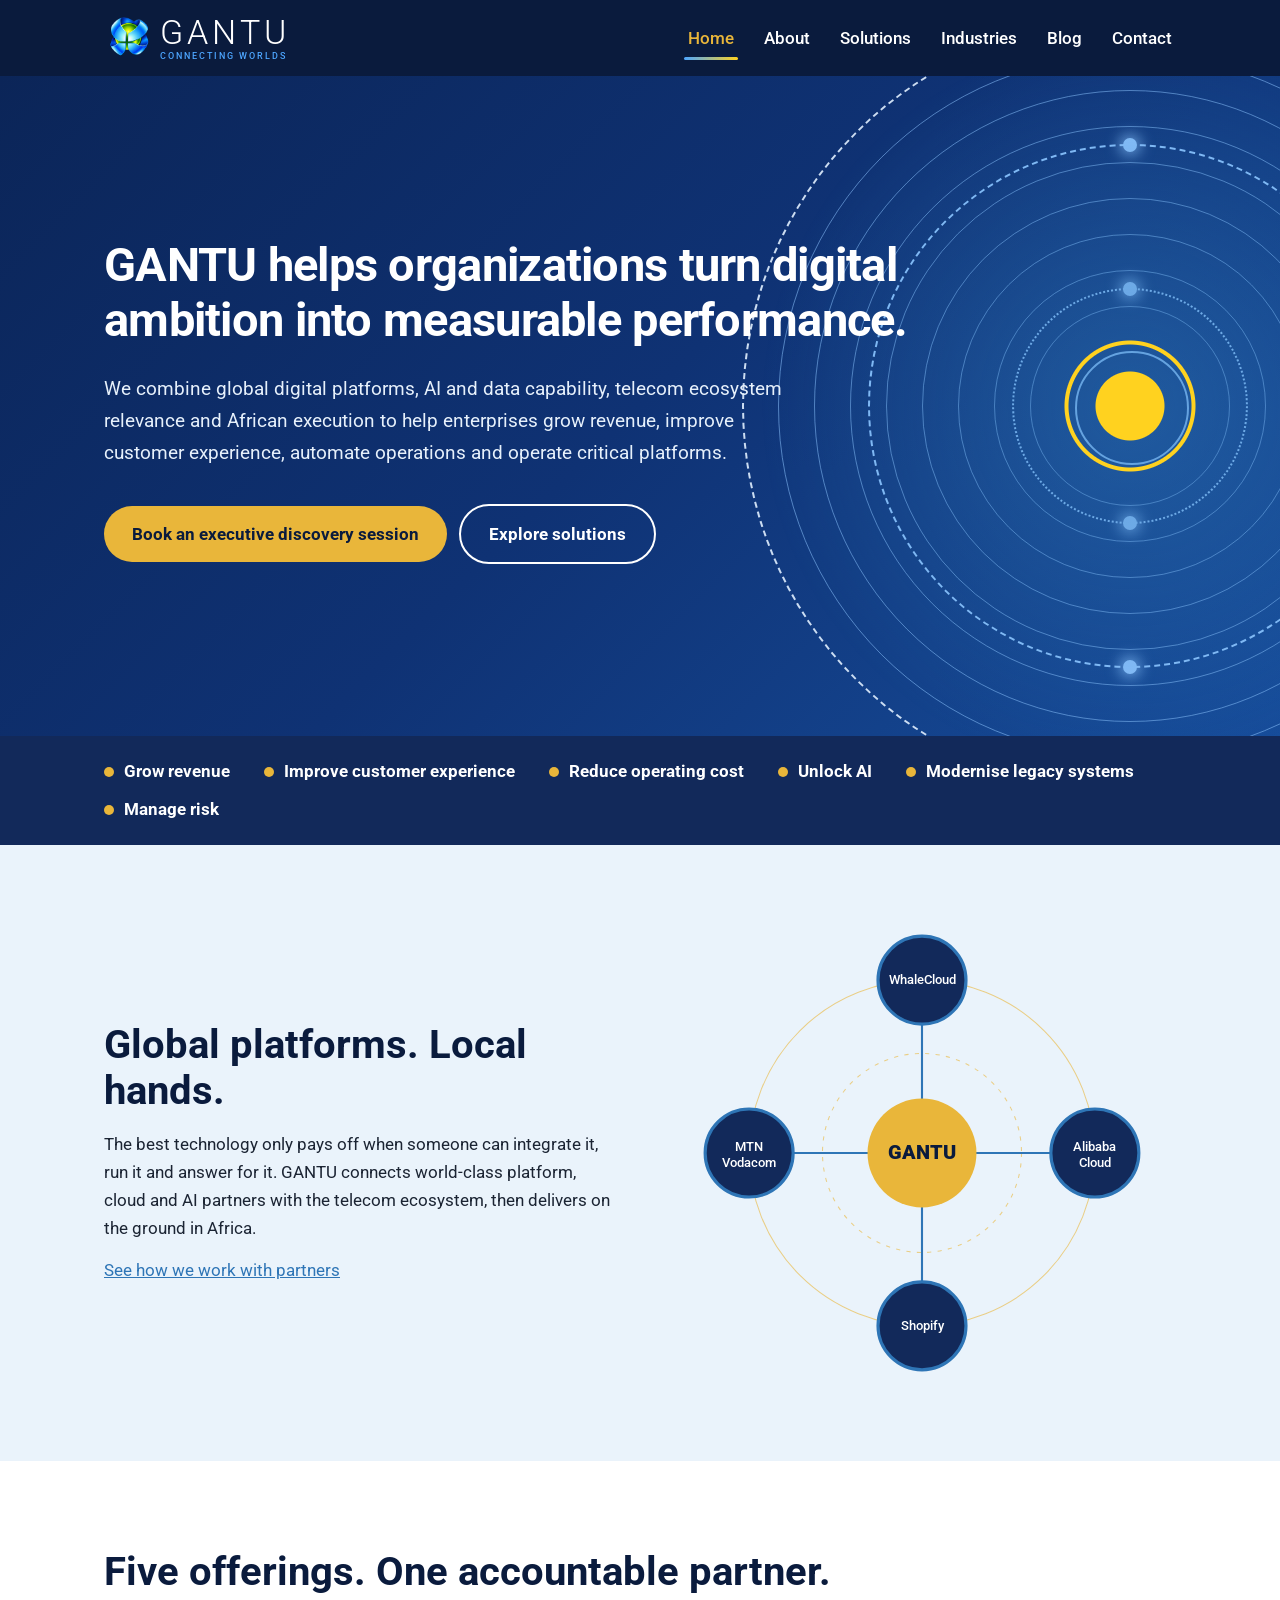
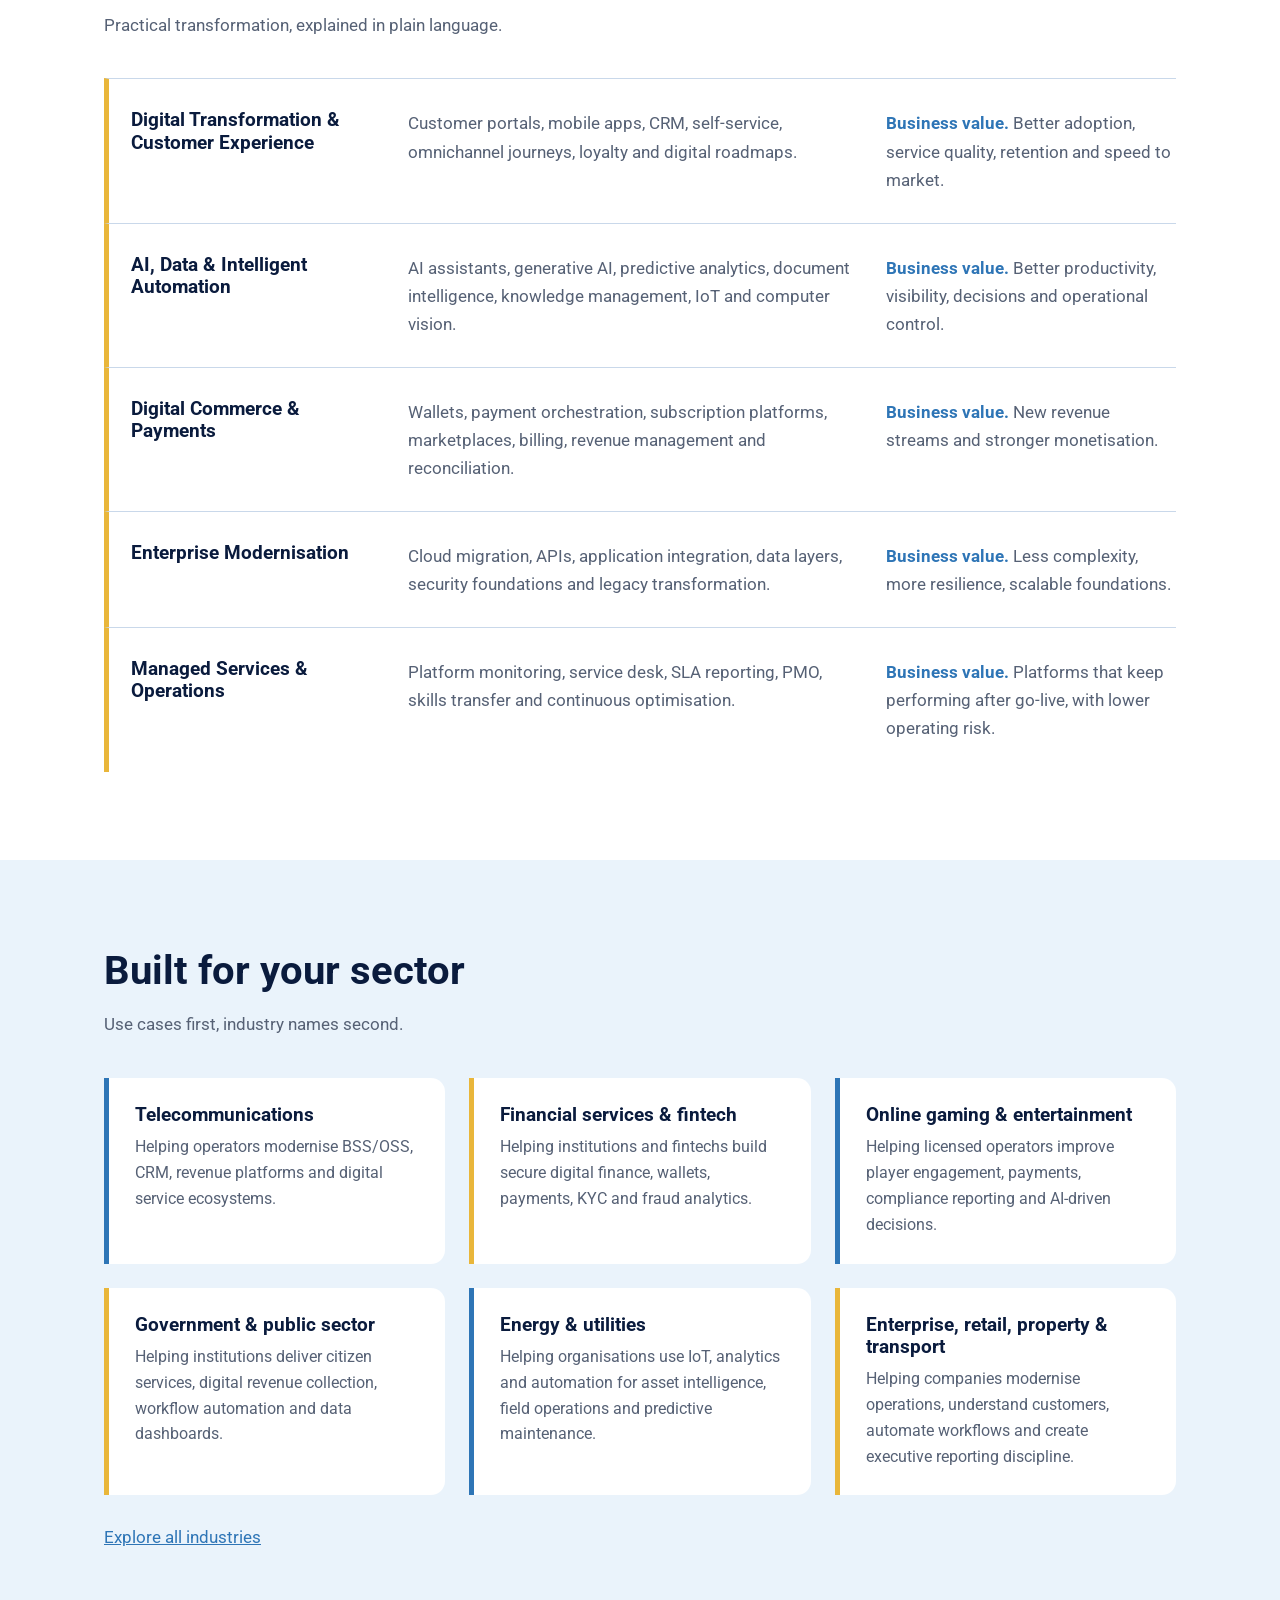
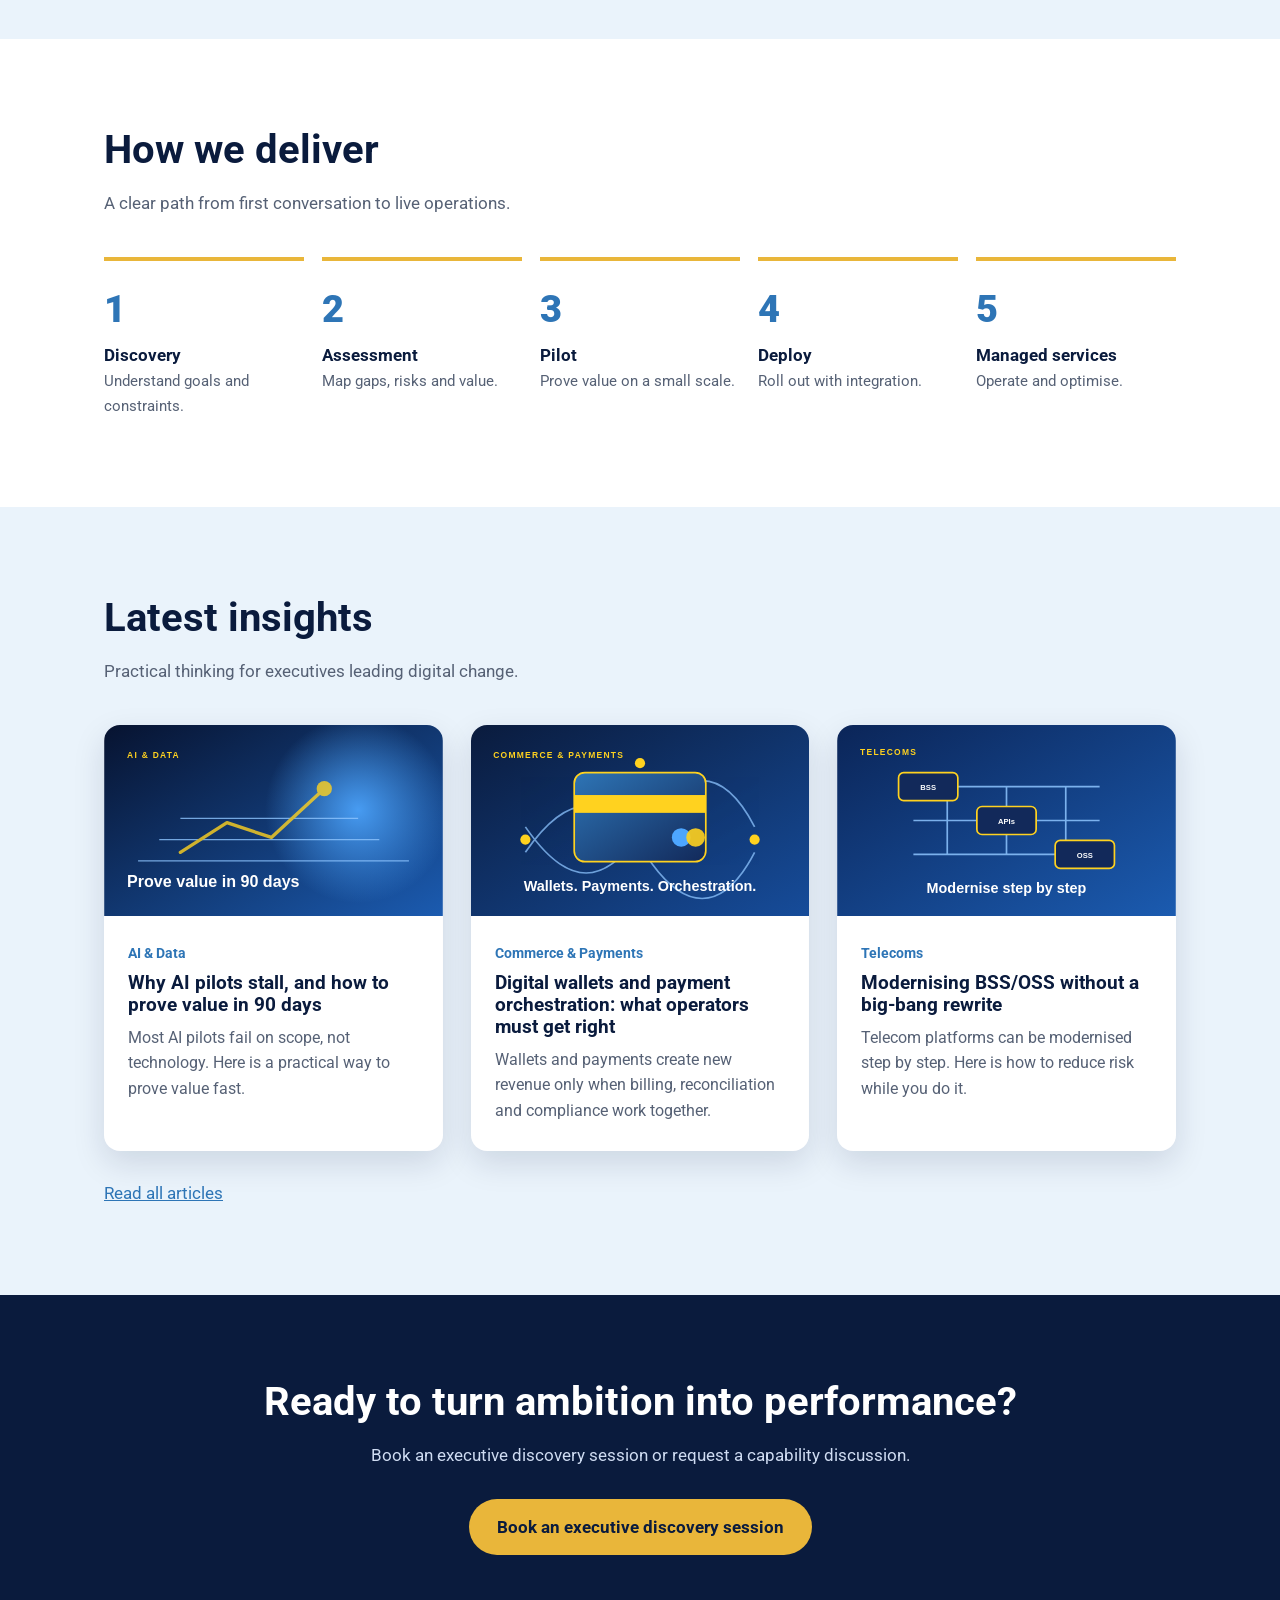
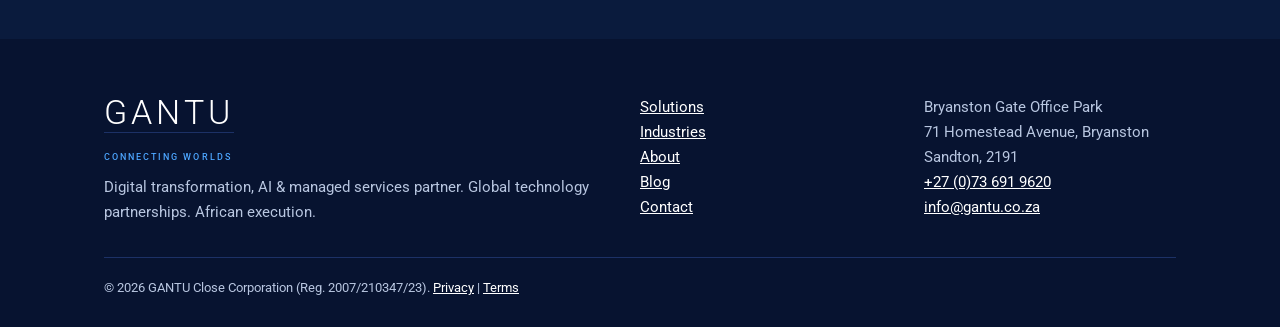
<file: index.html>
<!DOCTYPE html>
<html lang="en-ZA"><head><meta charset="utf-8"><meta name="viewport" content="width=device-width,initial-scale=1">
<title>GANTU | Digital Transformation, AI & Managed Services Partner</title><meta name="description" content="GANTU helps organisations grow revenue, improve customer experience, automate operations and operate critical digital platforms through global technology partnerships and African execution."><meta name="robots" content="index,follow,max-image-preview:large"><meta name="theme-color" content="#0A1B3D">
<meta property="og:type" content="website"><meta property="og:site_name" content="GANTU"><meta property="og:title" content="GANTU | Digital Transformation, AI & Managed Services Partner"><meta property="og:description" content="GANTU helps organisations grow revenue, improve customer experience, automate operations and operate critical digital platforms through global technology partnerships and African execution."><meta property="og:image" content="https://gantu.co.za/wp-content/uploads/2024/11/logo_light.png"><meta name="twitter:card" content="summary_large_image">
<link rel="preconnect" href="https://fonts.googleapis.com"><link rel="preconnect" href="https://fonts.gstatic.com" crossorigin>
<link href="https://fonts.googleapis.com/css2?family=Roboto:wght@400;500;700;900&display=swap" rel="stylesheet"><link rel="stylesheet" href="style.css"><script type="application/ld+json">{"@context": "https://schema.org", "@type": "Organization", "name": "GANTU", "url": "https://gantu.co.za/", "logo": "https://gantu.co.za/wp-content/uploads/2024/11/logo_light.png", "email": "info@gantu.co.za", "telephone": "+27736919620", "address": {"@type": "PostalAddress", "streetAddress": "Bryanston Gate Office Park, 71 Homestead Avenue, Bryanston", "addressLocality": "Sandton", "addressRegion": "Gauteng", "postalCode": "2191", "addressCountry": "ZA"}}</script></head>
<body><header><div class="w nav"><a href="index.html" class="brand"><img src="gantu-icon.png" alt="GANTU logo" width="140" height="123"><span class="wm"><b>GANTU</b><small>Connecting Worlds</small></span></a>
<input type="checkbox" id="m" aria-label="Toggle menu"><label for="m" class="bg" aria-hidden="true">&#9776;</label>
<ul><li><a href="index.html" aria-current=page>Home</a></li><li><a href="about.html">About</a></li><li><a href="solutions.html">Solutions</a></li><li><a href="industries.html">Industries</a></li><li><a href="blog.html">Blog</a></li><li><a href="contact.html">Contact</a></li></ul></div></header>
<main><section class="hero big"><div class="net" aria-hidden="true"><i></i><i></i><u style="--d:200px"></u><u style="--d:272px"></u><u style="--d:344px"></u><u style="--d:416px"></u><u style="--d:488px"></u><u style="--d:560px"></u><u style="--d:632px"></u><u style="--d:704px"></u><u class="d" style="--d:776px"></u></div>
<div class="w"><h1>GANTU helps organizations turn digital ambition into measurable performance.</h1><p>We combine global digital platforms, AI and data capability, telecom ecosystem relevance and African execution to help enterprises grow revenue, improve customer experience, automate operations and operate critical platforms.</p><a class="btn" href="contact.html">Book an executive discovery session</a> &nbsp; <a class="btn o" href="solutions.html">Explore solutions</a></div></section>
<div class="band"><div class="w"><ul><li>Grow revenue</li><li>Improve customer experience</li><li>Reduce operating cost</li><li>Unlock AI</li><li>Modernise legacy systems</li><li>Manage risk</li></ul></div></div>
<section class="s alt"><div class="w"><div class='two' style='align-items:center'><div><h2>Global platforms. Local hands.</h2><p>The best technology only pays off when someone can integrate it, run it and answer for it. GANTU connects world-class platform, cloud and AI partners with the telecom ecosystem, then delivers on the ground in Africa.</p><p style="margin-top:14px"><a href="about.html">See how we work with partners</a></p></div><svg class="orbit" viewBox="0 0 420 420" role="img" aria-label="GANTU connects WhaleCloud, Alibaba Cloud, Shopify and the MTN and Vodacom ecosystem"><g fill="none" stroke="#E9B63A" stroke-opacity=".6"><circle cx="210" cy="210" r="165"/><circle cx="210" cy="210" r="95" stroke-dasharray="4 6"/></g><g stroke="#2E75B6" stroke-width="2"><path d="M210 210V45M210 210H375M210 210V375M210 210H45"/></g><circle cx="210" cy="210" r="52" fill="#E9B63A"/><text x="210" y="216" text-anchor="middle" font-weight="900" font-size="19" fill="#0A1B3D">GANTU</text><circle cx="210" cy="45" r="42" fill="#12295A" stroke="#2E75B6" stroke-width="3"/><text x="210" y="49" text-anchor="middle" fill="#fff" font-size="12" font-weight="500">WhaleCloud</text><circle cx="375" cy="210" r="42" fill="#12295A" stroke="#2E75B6" stroke-width="3"/><text x="375" y="208" text-anchor="middle" fill="#fff" font-size="12" font-weight="500">Alibaba</text><text x="375" y="223" text-anchor="middle" fill="#fff" font-size="12" font-weight="500">Cloud</text><circle cx="210" cy="375" r="42" fill="#12295A" stroke="#2E75B6" stroke-width="3"/><text x="210" y="379" text-anchor="middle" fill="#fff" font-size="12" font-weight="500">Shopify</text><circle cx="45" cy="210" r="42" fill="#12295A" stroke="#2E75B6" stroke-width="3"/><text x="45" y="208" text-anchor="middle" fill="#fff" font-size="12" font-weight="500">MTN</text><text x="45" y="223" text-anchor="middle" fill="#fff" font-size="12" font-weight="500">Vodacom</text></svg></div></div></section>
<section class="s"><div class="w"><h2>Five offerings. One accountable partner.</h2><p class='lead'>Practical transformation, explained in plain language.</p><div class="row"><h3>Digital Transformation & Customer Experience</h3><p>Customer portals, mobile apps, CRM, self-service, omnichannel journeys, loyalty and digital roadmaps.</p><p><b>Business value.</b> Better adoption, service quality, retention and speed to market.</p></div><div class="row"><h3>AI, Data & Intelligent Automation</h3><p>AI assistants, generative AI, predictive analytics, document intelligence, knowledge management, IoT and computer vision.</p><p><b>Business value.</b> Better productivity, visibility, decisions and operational control.</p></div><div class="row"><h3>Digital Commerce & Payments</h3><p>Wallets, payment orchestration, subscription platforms, marketplaces, billing, revenue management and reconciliation.</p><p><b>Business value.</b> New revenue streams and stronger monetisation.</p></div><div class="row"><h3>Enterprise Modernisation</h3><p>Cloud migration, APIs, application integration, data layers, security foundations and legacy transformation.</p><p><b>Business value.</b> Less complexity, more resilience, scalable foundations.</p></div><div class="row"><h3>Managed Services & Operations</h3><p>Platform monitoring, service desk, SLA reporting, PMO, skills transfer and continuous optimisation.</p><p><b>Business value.</b> Platforms that keep performing after go-live, with lower operating risk.</p></div></div></section>
<section class="s alt"><div class="w"><h2>Built for your sector</h2><p class='lead'>Use cases first, industry names second.</p><div class='grid'><div class="t"><h3>Telecommunications</h3><p>Helping operators modernise BSS/OSS, CRM, revenue platforms and digital service ecosystems.</p></div><div class="t"><h3>Financial services & fintech</h3><p>Helping institutions and fintechs build secure digital finance, wallets, payments, KYC and fraud analytics.</p></div><div class="t"><h3>Online gaming & entertainment</h3><p>Helping licensed operators improve player engagement, payments, compliance reporting and AI-driven decisions.</p></div><div class="t"><h3>Government & public sector</h3><p>Helping institutions deliver citizen services, digital revenue collection, workflow automation and data dashboards.</p></div><div class="t"><h3>Energy & utilities</h3><p>Helping organisations use IoT, analytics and automation for asset intelligence, field operations and predictive maintenance.</p></div><div class="t"><h3>Enterprise, retail, property & transport</h3><p>Helping companies modernise operations, understand customers, automate workflows and create executive reporting discipline.</p></div></div><p style="margin-top:28px"><a href="industries.html">Explore all industries</a></p></div></section>
<section class="s"><div class="w"><h2>How we deliver</h2><p class='lead'>A clear path from first conversation to live operations.</p><ol class="steps"><li>Discovery<span>Understand goals and constraints.</span></li><li>Assessment<span>Map gaps, risks and value.</span></li><li>Pilot<span>Prove value on a small scale.</span></li><li>Deploy<span>Roll out with integration.</span></li><li>Managed services<span>Operate and optimise.</span></li></ol></div></section>
<section class="s alt"><div class="w"><h2>Latest insights</h2><p class='lead'>Practical thinking for executives leading digital change.</p><div class='posts'><article class="pc"><a href="ai-pilots-prove-value.html"><img src="images/ai-pilots-prove-value.svg" alt="Most AI pilots fail on scope, not technology. Here is a practical way to prove value fast." width="800" height="450" loading="lazy"></a><div><small>AI & Data</small><h3><a href="ai-pilots-prove-value.html">Why AI pilots stall, and how to prove value in 90 days</a></h3><p>Most AI pilots fail on scope, not technology. Here is a practical way to prove value fast.</p></div></article><article class="pc"><a href="payment-orchestration-wallets.html"><img src="images/payment-orchestration-wallets.svg" alt="Wallets and payments create new revenue only when billing, reconciliation and compliance work together." width="800" height="450" loading="lazy"></a><div><small>Commerce & Payments</small><h3><a href="payment-orchestration-wallets.html">Digital wallets and payment orchestration: what operators must get right</a></h3><p>Wallets and payments create new revenue only when billing, reconciliation and compliance work together.</p></div></article><article class="pc"><a href="modernising-bss-oss.html"><img src="images/modernising-bss-oss.svg" alt="Telecom platforms can be modernised step by step. Here is how to reduce risk while you do it." width="800" height="450" loading="lazy"></a><div><small>Telecoms</small><h3><a href="modernising-bss-oss.html">Modernising BSS/OSS without a big-bang rewrite</a></h3><p>Telecom platforms can be modernised step by step. Here is how to reduce risk while you do it.</p></div></article></div><p style="margin-top:28px"><a href="blog.html">Read all articles</a></p></div></section>
<section class="cta"><div class="w"><h2>Ready to turn ambition into performance?</h2><p>Book an executive discovery session or request a capability discussion.</p><a class="btn" href="contact.html">Book an executive discovery session</a></div></section>
</main>
<footer><div class="w"><div><span class="wm"><b>GANTU</b><small>Connecting Worlds</small></span><p style="margin-top:14px">Digital transformation, AI &amp; managed services partner. Global technology partnerships. African execution.</p></div>
<nav aria-label="Footer"><p><a href="solutions.html">Solutions</a><br><a href="industries.html">Industries</a><br><a href="about.html">About</a><br><a href="blog.html">Blog</a><br><a href="contact.html">Contact</a></p></nav>
<address style="font-style:normal">Bryanston Gate Office Park<br>71 Homestead Avenue, Bryanston<br>Sandton, 2191<br><a href="tel:+27736919620">+27 (0)73 691 9620</a><br><a href="mailto:info@gantu.co.za">info@gantu.co.za</a></address>
<small>&copy; 2026 GANTU Close Corporation (Reg. 2007/210347/23). <a href="https://gantu.co.za/wp-content/uploads/2025/07/GANTU-Privacy-Policy.pdf">Privacy</a> | <a href="https://gantu.co.za/wp-content/uploads/2025/07/GANTU-Terms-Conditions.pdf">Terms</a></small></div></footer></body></html>
</file>
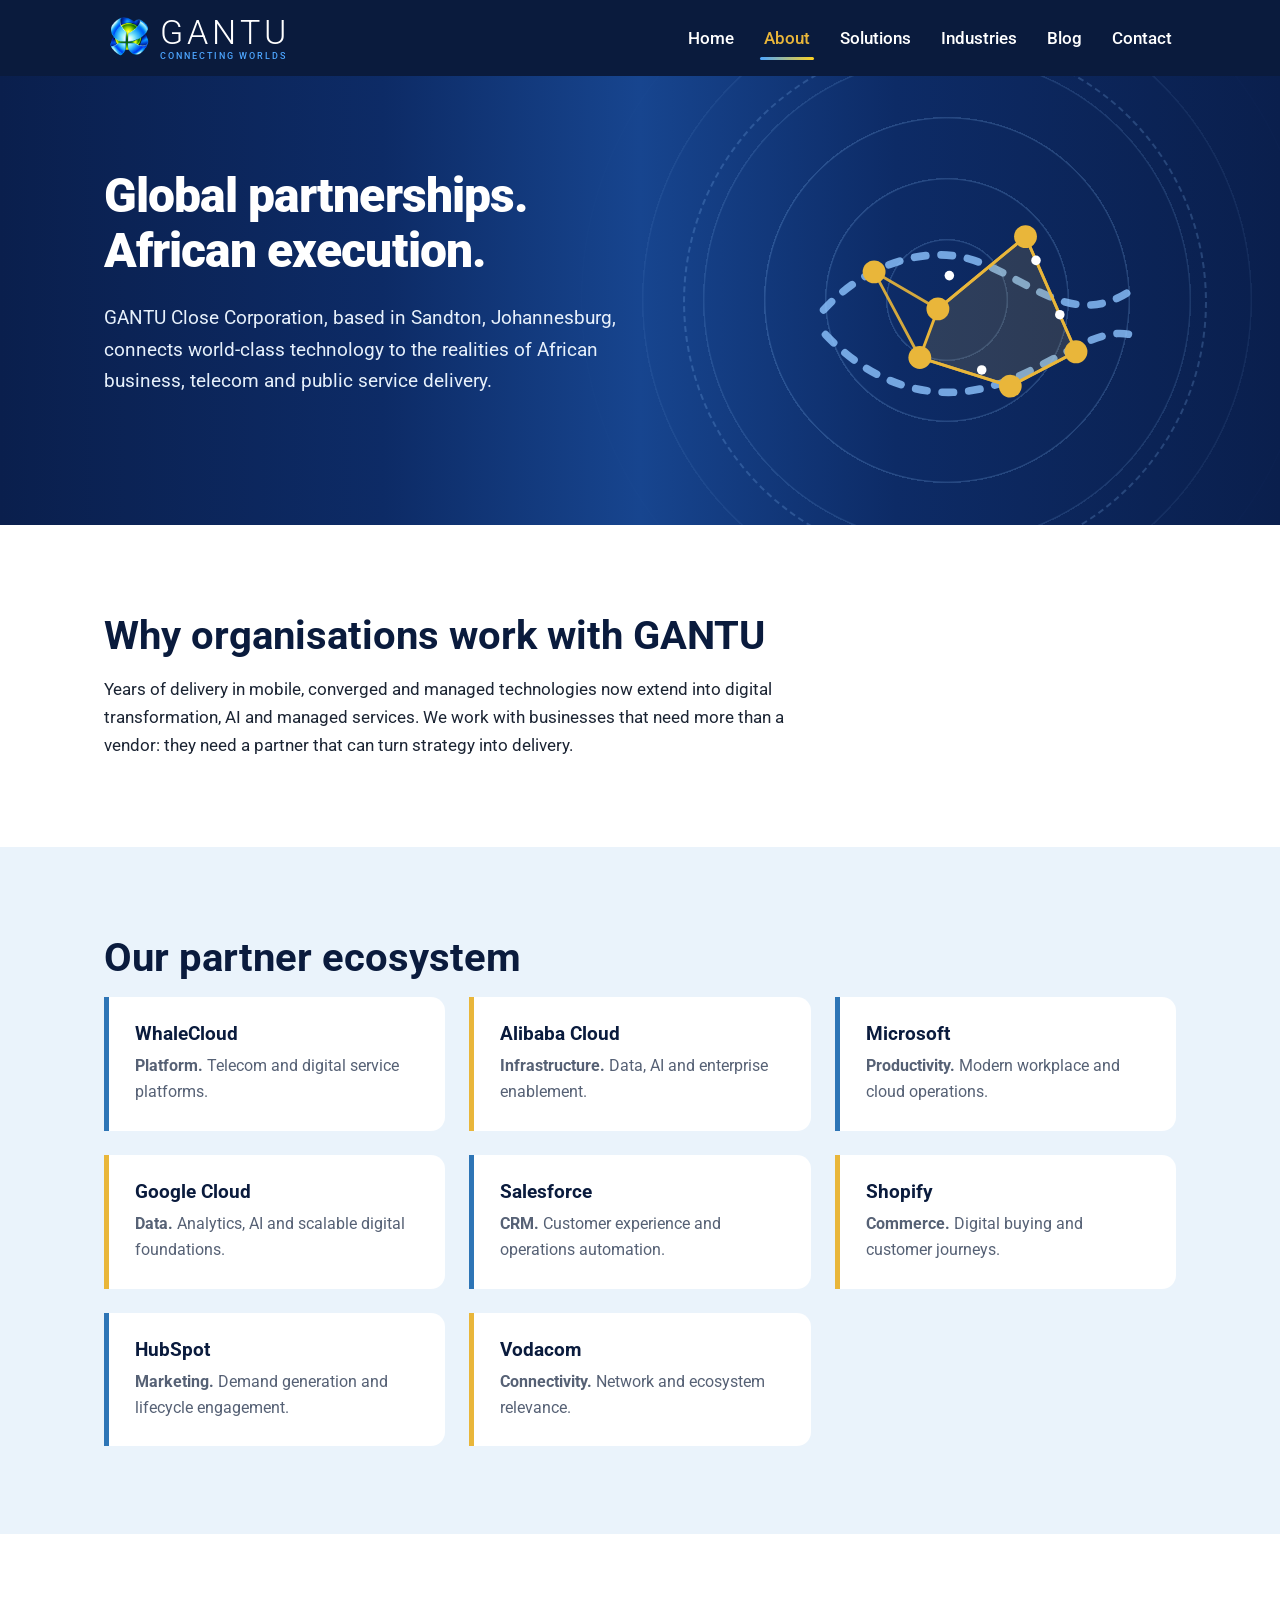
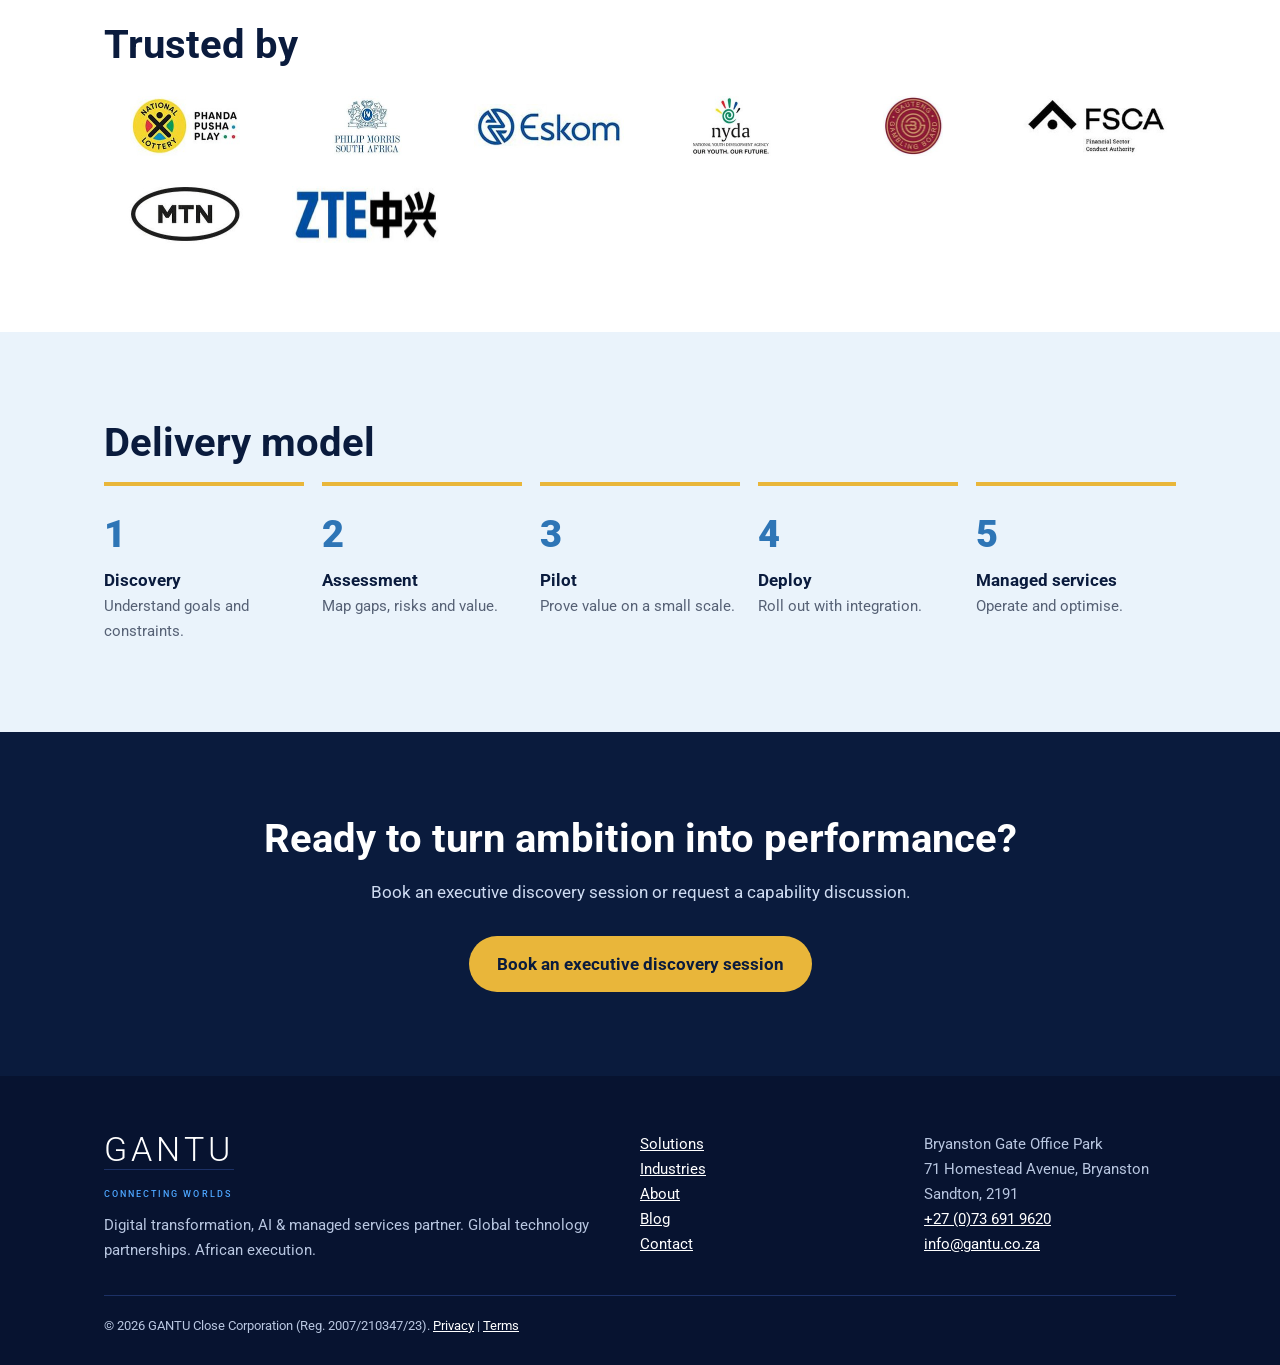
<file: about.html>
<!DOCTYPE html>
<html lang="en-ZA"><head><meta charset="utf-8"><meta name="viewport" content="width=device-width,initial-scale=1">
<title>About | GANTU</title><meta name="description" content="GANTU Close Corporation: global technology partners, African execution, trusted by enterprise and public-sector clients."><link rel="canonical" href="https://gantu.co.za/about/">
<meta name="robots" content="index,follow,max-image-preview:large"><meta name="theme-color" content="#0A1B3D">
<meta property="og:type" content="website"><meta property="og:site_name" content="GANTU"><meta property="og:title" content="About | GANTU"><meta property="og:description" content="GANTU Close Corporation: global technology partners, African execution, trusted by enterprise and public-sector clients."><meta property="og:image" content="https://gantu.co.za/wp-content/uploads/2024/11/logo_light.png">
<link rel="preconnect" href="https://fonts.googleapis.com"><link rel="preconnect" href="https://fonts.gstatic.com" crossorigin>
<link href="https://fonts.googleapis.com/css2?family=Roboto:wght@400;500;700;900&display=swap" rel="stylesheet"><link rel="stylesheet" href="style.css"></head>
<body><header><div class="w nav"><a href="index.html" class="brand"><img src="gantu-icon.png" alt="GANTU logo" width="140" height="123"><span class="wm"><b>GANTU</b><small>Connecting Worlds</small></span></a>
<input type="checkbox" id="m" aria-label="Toggle menu"><label for="m" class="bg" aria-hidden="true">&#9776;</label>
<ul><li><a href="index.html">Home</a></li><li><a href="about.html" aria-current=page>About</a></li><li><a href="solutions.html">Solutions</a></li><li><a href="industries.html">Industries</a></li><li><a href="blog.html">Blog</a></li><li><a href="contact.html">Contact</a></li></ul></div></header>
<main><section class="hero sm ab"><div class="w"><div><h1>Global partnerships. African execution.</h1><p>GANTU Close Corporation, based in Sandton, Johannesburg, connects world-class technology to the realities of African business, telecom and public service delivery.</p></div><svg class="iso" viewBox="0 0 420 320" role="img" aria-label="Abstract illustration showing GANTU global partnerships and African execution"><g fill="none" stroke="#8EC5FF" stroke-linecap="round" stroke-opacity=".8"><path class="flow" d="M50 170C90 126 154 100 208 118C265 137 311 191 372 150" stroke-width="8" stroke-dasharray="12 16"/><path class="flow" d="M52 196C107 254 173 268 233 248C290 229 335 187 372 196" stroke-width="8" stroke-dasharray="12 16"/></g><g fill="none" stroke="#E9B63A" stroke-width="3"><path d="M103 130L170 169L262 93L315 214L246 250L151 220L103 130Z" opacity=".9"/><path class="pr" d="M170 169L262 93L315 214L246 250L151 220L170 169Z" fill="rgba(233,182,58,.15)"/></g><g fill="#E9B63A"><circle class="pin" cx="103" cy="130" r="12"/><circle class="pin" cx="170" cy="169" r="12"/><circle class="pin" cx="262" cy="93" r="12"/><circle class="pin" cx="315" cy="214" r="12"/><circle class="pin" cx="246" cy="250" r="12"/><circle class="pin" cx="151" cy="220" r="12"/></g><g fill="#fff"><circle cx="182" cy="134" r="5"/><circle cx="273" cy="118" r="5"/><circle cx="298" cy="175" r="5"/><circle cx="216" cy="233" r="5"/></g></svg></div></section>
<section class="s"><div class="w"><h2>Why organisations work with GANTU</h2><p>Years of delivery in mobile, converged and managed technologies now extend into digital transformation, AI and managed services. We work with businesses that need more than a vendor: they need a partner that can turn strategy into delivery.</p></div></section>
<section class="s alt"><div class="w"><h2>Our partner ecosystem</h2><div class='grid'><div class="t"><h3>WhaleCloud</h3><p><b>Platform.</b> Telecom and digital service platforms.</p></div><div class="t"><h3>Alibaba Cloud</h3><p><b>Infrastructure.</b> Data, AI and enterprise enablement.</p></div><div class="t"><h3>Microsoft</h3><p><b>Productivity.</b> Modern workplace and cloud operations.</p></div><div class="t"><h3>Google Cloud</h3><p><b>Data.</b> Analytics, AI and scalable digital foundations.</p></div><div class="t"><h3>Salesforce</h3><p><b>CRM.</b> Customer experience and operations automation.</p></div><div class="t"><h3>Shopify</h3><p><b>Commerce.</b> Digital buying and customer journeys.</p></div><div class="t"><h3>HubSpot</h3><p><b>Marketing.</b> Demand generation and lifecycle engagement.</p></div><div class="t"><h3>Vodacom</h3><p><b>Connectivity.</b> Network and ecosystem relevance.</p></div></div></div></section>
<section class="s"><div class="w"><h2>Trusted by</h2><ul class='clients'><li><img src="c1.jpg" alt="National Lottery (Ithuba) logo" width="220" height="120" loading="lazy"></li><li><img src="c2.jpg" alt="Philip Morris South Africa logo" width="139" height="120" loading="lazy"></li><li><img src="c3.jpg" alt="Eskom logo" width="300" height="90" loading="lazy"></li><li><img src="c4.jpg" alt="NYDA logo" width="160" height="120" loading="lazy"></li><li><img src="c5.jpg" alt="Gauteng Gambling Board logo" width="121" height="120" loading="lazy"></li><li><img src="c6.jpg" alt="FSCA logo" width="290" height="120" loading="lazy"></li><li><img src="c7.jpg" alt="MTN logo" width="231" height="120" loading="lazy"></li><li><img src="c8.jpg" alt="ZTE logo" width="300" height="115" loading="lazy"></li></ul></div></section>
<section class="s alt"><div class="w"><h2>Delivery model</h2><ol class="steps"><li>Discovery<span>Understand goals and constraints.</span></li><li>Assessment<span>Map gaps, risks and value.</span></li><li>Pilot<span>Prove value on a small scale.</span></li><li>Deploy<span>Roll out with integration.</span></li><li>Managed services<span>Operate and optimise.</span></li></ol></div></section><section class="cta"><div class="w"><h2>Ready to turn ambition into performance?</h2><p>Book an executive discovery session or request a capability discussion.</p><a class="btn" href="contact.html">Book an executive discovery session</a></div></section></main>
<footer><div class="w"><div><span class="wm"><b>GANTU</b><small>Connecting Worlds</small></span><p style="margin-top:14px">Digital transformation, AI &amp; managed services partner. Global technology partnerships. African execution.</p></div>
<nav aria-label="Footer"><p><a href="solutions.html">Solutions</a><br><a href="industries.html">Industries</a><br><a href="about.html">About</a><br><a href="blog.html">Blog</a><br><a href="contact.html">Contact</a></p></nav>
<address style="font-style:normal">Bryanston Gate Office Park<br>71 Homestead Avenue, Bryanston<br>Sandton, 2191<br><a href="tel:+27736919620">+27 (0)73 691 9620</a><br><a href="mailto:info@gantu.co.za">info@gantu.co.za</a></address>
<small>&copy; 2026 GANTU Close Corporation (Reg. 2007/210347/23). <a href="https://gantu.co.za/wp-content/uploads/2025/07/GANTU-Privacy-Policy.pdf">Privacy</a> | <a href="https://gantu.co.za/wp-content/uploads/2025/07/GANTU-Terms-Conditions.pdf">Terms</a></small></div></footer></body></html>
</file>
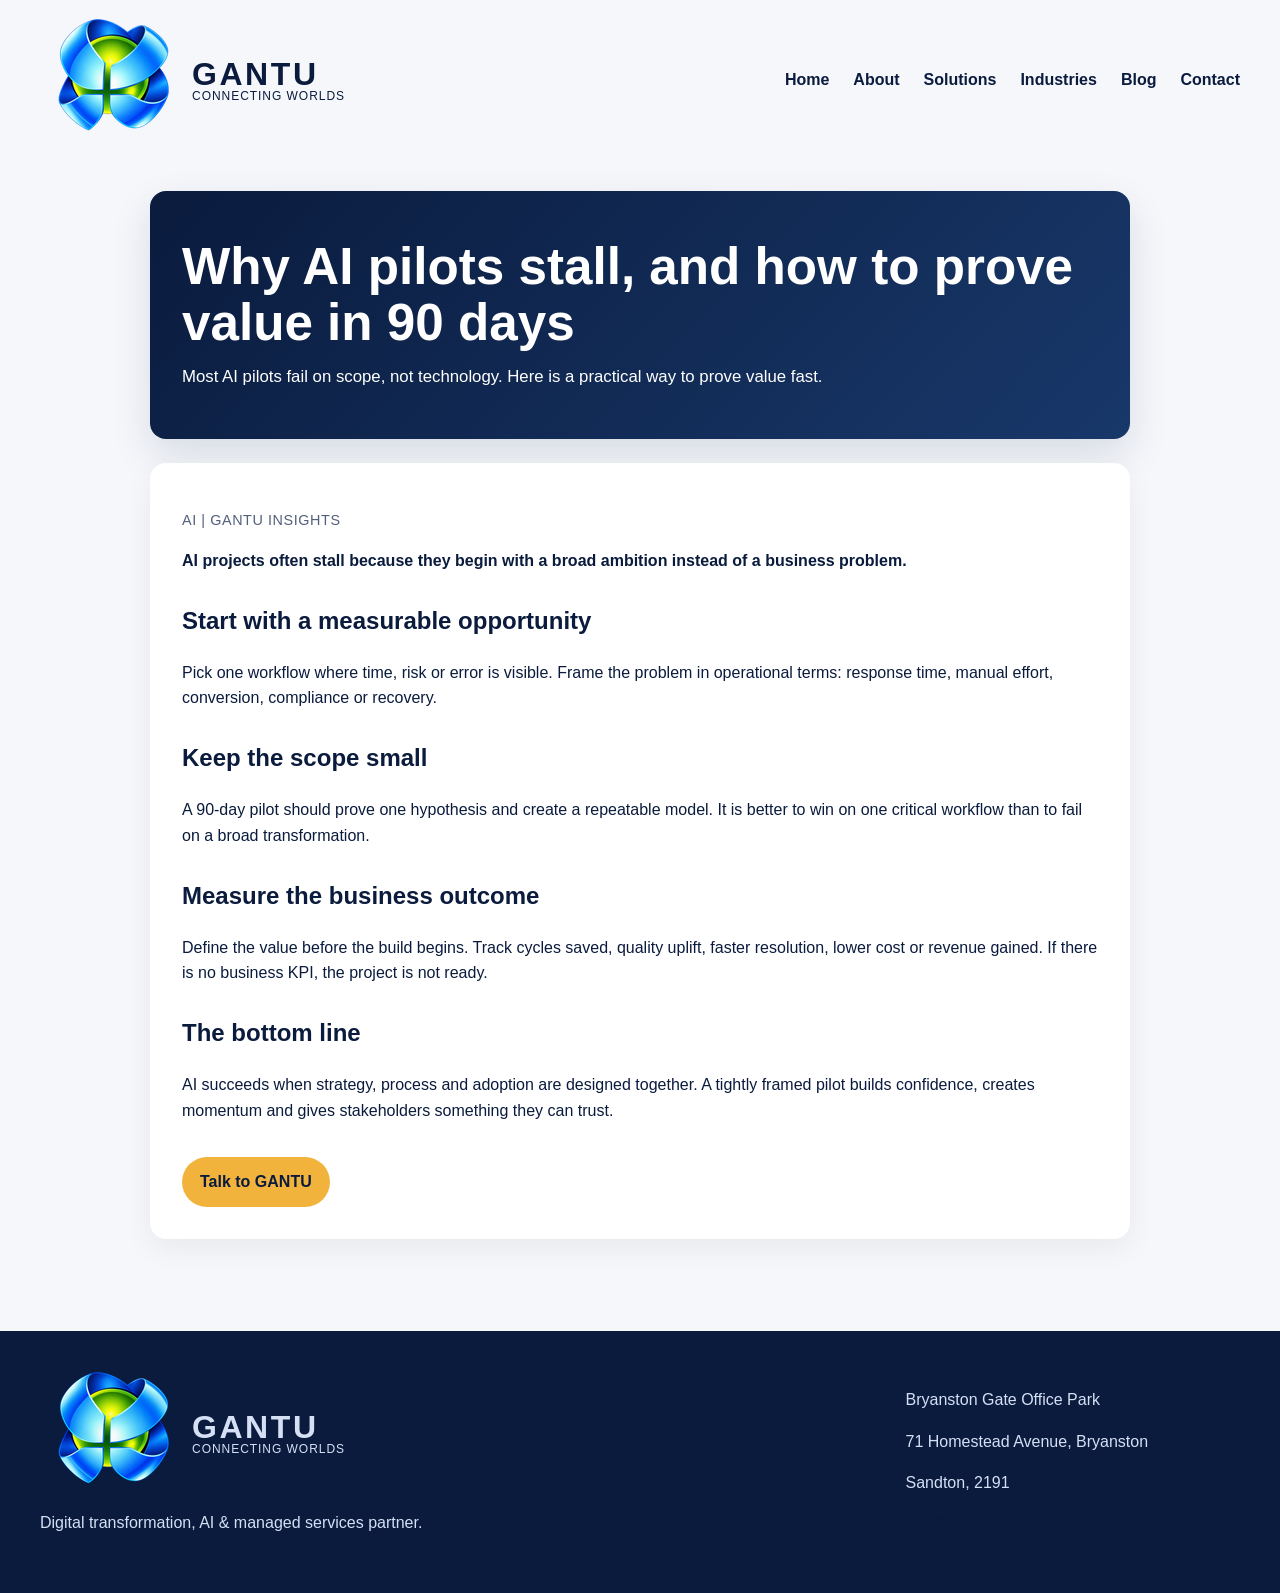
<file: ai-pilots-prove-value.html>
<!DOCTYPE html>
<html lang="en-ZA">
<head>
  <meta charset="utf-8">
  <meta name="viewport" content="width=device-width,initial-scale=1">
  <title>Why AI pilots stall, and how to prove value in 90 days | GANTU</title>
  <meta name="description" content="Most AI pilots fail on scope, not technology. Here is a practical way to prove value fast.">
  <meta name="robots" content="index,follow,max-image-preview:large">
  <meta name="theme-color" content="#0A1B3D">
  <style>
    body { margin:0; font-family: Arial, sans-serif; background:#f5f7fb; color:#0a1b3d; line-height:1.6; }
    a { color:#0a1b3d; text-decoration:none; }
    .nav { max-width:1200px; margin:0 auto; display:flex; align-items:center; justify-content:space-between; padding:18px 20px; }
    .brand { display:flex; align-items:center; gap:12px; }
    .brand img { display:block; width:140px; height:123px; }
    .brand-text { display:flex; flex-direction:column; line-height:1; }
    .brand-text b { font-size:2rem; letter-spacing:.08em; }
    .brand-text small { font-size:.75rem; letter-spacing:.08em; text-transform:uppercase; }
    nav ul { list-style:none; display:flex; gap:24px; margin:0; padding:0; }
    nav a { font-weight:600; }
    main { max-width:980px; margin:32px auto; padding:0 20px 60px; }
    .hero { background:linear-gradient(135deg,#0a1b3d 0%,#18386a 100%); color:#fff; border-radius:16px; padding:48px 32px; box-shadow:0 16px 40px rgba(10,27,61,.12); }
    .hero h1 { margin:0 0 12px; font-size:clamp(2rem,4vw,3.2rem); line-height:1.1; }
    .hero p { margin:0; font-size:1.05rem; max-width:760px; }
    .article { background:#fff; border-radius:16px; padding:32px; margin-top:24px; box-shadow:0 10px 30px rgba(0,0,0,.06); }
    .meta { color:#52607b; font-size:.9rem; letter-spacing:.04em; text-transform:uppercase; }
    .article h2 { margin-top:28px; }
    .btn { display:inline-block; margin-top:18px; background:#f2b33d; color:#0a1b3d; font-weight:700; padding:12px 18px; border-radius:999px; }
    footer { background:#0a1b3d; color:#d6e0f5; padding:40px 20px; }
    .footer-inner { max-width:1200px; margin:0 auto; display:grid; grid-template-columns:1.3fr .9fr .9fr; gap:24px; }
    @media (max-width: 700px) { nav ul { flex-wrap:wrap; } .footer-inner { grid-template-columns:1fr; } .brand img { width:90px; height:79px; } }
  </style>
</head>
<body>
  <header>
    <div class="nav">
      <a href="index.html" class="brand">
        <img src="gantu-icon.png" alt="GANTU logo" width="140" height="123">
        <span class="brand-text"><b>GANTU</b><small>Connecting Worlds</small></span>
      </a>
      <nav aria-label="Main menu">
        <ul>
          <li><a href="index.html">Home</a></li>
          <li><a href="about.html">About</a></li>
          <li><a href="solutions.html">Solutions</a></li>
          <li><a href="industries.html">Industries</a></li>
          <li><a href="blog.html" aria-current="page">Blog</a></li>
          <li><a href="contact.html">Contact</a></li>
        </ul>
      </nav>
    </div>
  </header>

  <main>
    <section class="hero">
      <h1>Why AI pilots stall, and how to prove value in 90 days</h1>
      <p>Most AI pilots fail on scope, not technology. Here is a practical way to prove value fast.</p>
    </section>

    <article class="article">
      <p class="meta">AI | GANTU Insights</p>
      <p><strong>AI projects often stall because they begin with a broad ambition instead of a business problem.</strong></p>
      <h2>Start with a measurable opportunity</h2>
      <p>Pick one workflow where time, risk or error is visible. Frame the problem in operational terms: response time, manual effort, conversion, compliance or recovery.</p>
      <h2>Keep the scope small</h2>
      <p>A 90-day pilot should prove one hypothesis and create a repeatable model. It is better to win on one critical workflow than to fail on a broad transformation.</p>
      <h2>Measure the business outcome</h2>
      <p>Define the value before the build begins. Track cycles saved, quality uplift, faster resolution, lower cost or revenue gained. If there is no business KPI, the project is not ready.</p>
      <h2>The bottom line</h2>
      <p>AI succeeds when strategy, process and adoption are designed together. A tightly framed pilot builds confidence, creates momentum and gives stakeholders something they can trust.</p>
      <a class="btn" href="contact.html">Talk to GANTU</a>
    </article>
  </main>

  <footer>
    <div class="footer-inner">
      <div>
        <div class="brand" style="margin-bottom:12px;">
          <img src="gantu-icon.png" alt="GANTU logo" width="90" height="79">
          <span class="brand-text"><b>GANTU</b><small>Connecting Worlds</small></span>
        </div>
        <p>Digital transformation, AI &amp; managed services partner.</p>
      </div>
      <div>
        <p><a href="solutions.html">Solutions</a></p>
        <p><a href="industries.html">Industries</a></p>
        <p><a href="about.html">About</a></p>
        <p><a href="blog.html">Blog</a></p>
      </div>
      <div>
        <p>Bryanston Gate Office Park</p>
        <p>71 Homestead Avenue, Bryanston</p>
        <p>Sandton, 2191</p>
        <p><a href="mailto:info@gantu.co.za">info@gantu.co.za</a></p>
      </div>
    </div>
  </footer>
</body>
</html>
</file>
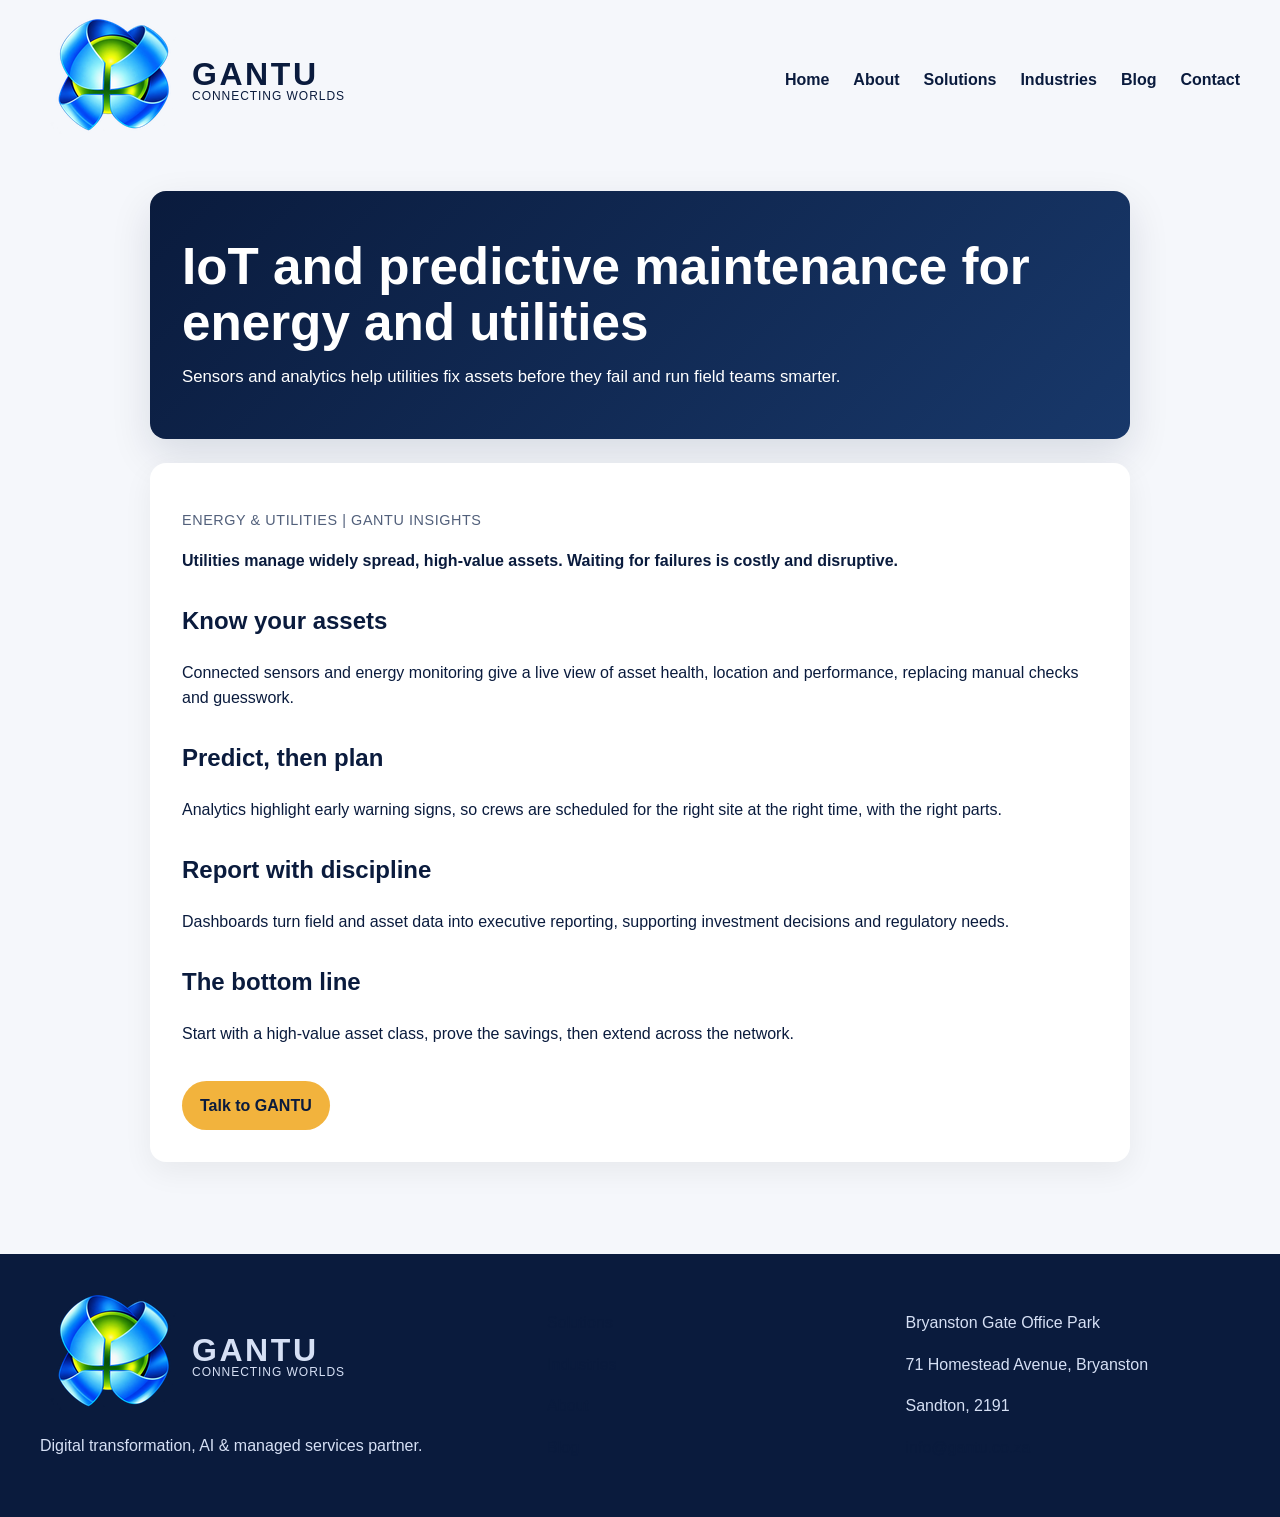
<file: iot-predictive-maintenance-utilities.html>
<!DOCTYPE html>
<html lang="en-ZA">
<head>
  <meta charset="utf-8">
  <meta name="viewport" content="width=device-width,initial-scale=1">
  <title>IoT and predictive maintenance for energy and utilities | GANTU</title>
  <meta name="description" content="Sensors and analytics help utilities fix assets before they fail and run field teams smarter.">
  <meta name="robots" content="index,follow,max-image-preview:large">
  <meta name="theme-color" content="#0A1B3D">
  <style>
    body { margin:0; font-family: Arial, sans-serif; background:#f5f7fb; color:#0a1b3d; line-height:1.6; }
    a { color:#0a1b3d; text-decoration:none; }
    .nav { max-width:1200px; margin:0 auto; display:flex; align-items:center; justify-content:space-between; padding:18px 20px; }
    .brand { display:flex; align-items:center; gap:12px; }
    .brand img { display:block; width:140px; height:123px; }
    .brand-text { display:flex; flex-direction:column; line-height:1; }
    .brand-text b { font-size:2rem; letter-spacing:.08em; }
    .brand-text small { font-size:.75rem; letter-spacing:.08em; text-transform:uppercase; }
    nav ul { list-style:none; display:flex; gap:24px; margin:0; padding:0; }
    nav a { font-weight:600; }
    main { max-width:980px; margin:32px auto; padding:0 20px 60px; }
    .hero { background:linear-gradient(135deg,#0a1b3d 0%,#18386a 100%); color:#fff; border-radius:16px; padding:48px 32px; box-shadow:0 16px 40px rgba(10,27,61,.12); }
    .hero h1 { margin:0 0 12px; font-size:clamp(2rem,4vw,3.2rem); line-height:1.1; }
    .hero p { margin:0; font-size:1.05rem; max-width:760px; }
    .article { background:#fff; border-radius:16px; padding:32px; margin-top:24px; box-shadow:0 10px 30px rgba(0,0,0,.06); }
    .meta { color:#52607b; font-size:.9rem; letter-spacing:.04em; text-transform:uppercase; }
    .article h2 { margin-top:28px; }
    .btn { display:inline-block; margin-top:18px; background:#f2b33d; color:#0a1b3d; font-weight:700; padding:12px 18px; border-radius:999px; }
    footer { background:#0a1b3d; color:#d6e0f5; padding:40px 20px; }
    .footer-inner { max-width:1200px; margin:0 auto; display:grid; grid-template-columns:1.3fr .9fr .9fr; gap:24px; }
    @media (max-width: 700px) { nav ul { flex-wrap:wrap; } .footer-inner { grid-template-columns:1fr; } .brand img { width:90px; height:79px; } }
  </style>
</head>
<body>
  <header>
    <div class="nav">
      <a href="index.html" class="brand">
        <img src="gantu-icon.png" alt="GANTU logo" width="140" height="123">
        <span class="brand-text"><b>GANTU</b><small>Connecting Worlds</small></span>
      </a>
      <nav aria-label="Main menu">
        <ul>
          <li><a href="index.html">Home</a></li>
          <li><a href="about.html">About</a></li>
          <li><a href="solutions.html">Solutions</a></li>
          <li><a href="industries.html">Industries</a></li>
          <li><a href="blog.html" aria-current="page">Blog</a></li>
          <li><a href="contact.html">Contact</a></li>
        </ul>
      </nav>
    </div>
  </header>

  <main>
    <section class="hero">
      <h1>IoT and predictive maintenance for energy and utilities</h1>
      <p>Sensors and analytics help utilities fix assets before they fail and run field teams smarter.</p>
    </section>

    <article class="article">
      <p class="meta">Energy &amp; Utilities | GANTU Insights</p>
      <p><strong>Utilities manage widely spread, high-value assets. Waiting for failures is costly and disruptive.</strong></p>
      <h2>Know your assets</h2>
      <p>Connected sensors and energy monitoring give a live view of asset health, location and performance, replacing manual checks and guesswork.</p>
      <h2>Predict, then plan</h2>
      <p>Analytics highlight early warning signs, so crews are scheduled for the right site at the right time, with the right parts.</p>
      <h2>Report with discipline</h2>
      <p>Dashboards turn field and asset data into executive reporting, supporting investment decisions and regulatory needs.</p>
      <h2>The bottom line</h2>
      <p>Start with a high-value asset class, prove the savings, then extend across the network.</p>
      <a class="btn" href="contact.html">Talk to GANTU</a>
    </article>
  </main>

  <footer>
    <div class="footer-inner">
      <div>
        <div class="brand" style="margin-bottom:12px;">
          <img src="gantu-icon.png" alt="GANTU logo" width="90" height="79">
          <span class="brand-text"><b>GANTU</b><small>Connecting Worlds</small></span>
        </div>
        <p>Digital transformation, AI &amp; managed services partner.</p>
      </div>
      <div>
        <p><a href="solutions.html">Solutions</a></p>
        <p><a href="industries.html">Industries</a></p>
        <p><a href="about.html">About</a></p>
        <p><a href="blog.html">Blog</a></p>
      </div>
      <div>
        <p>Bryanston Gate Office Park</p>
        <p>71 Homestead Avenue, Bryanston</p>
        <p>Sandton, 2191</p>
        <p><a href="mailto:info@gantu.co.za">info@gantu.co.za</a></p>
      </div>
    </div>
  </footer>
</body>
</html>
</file>
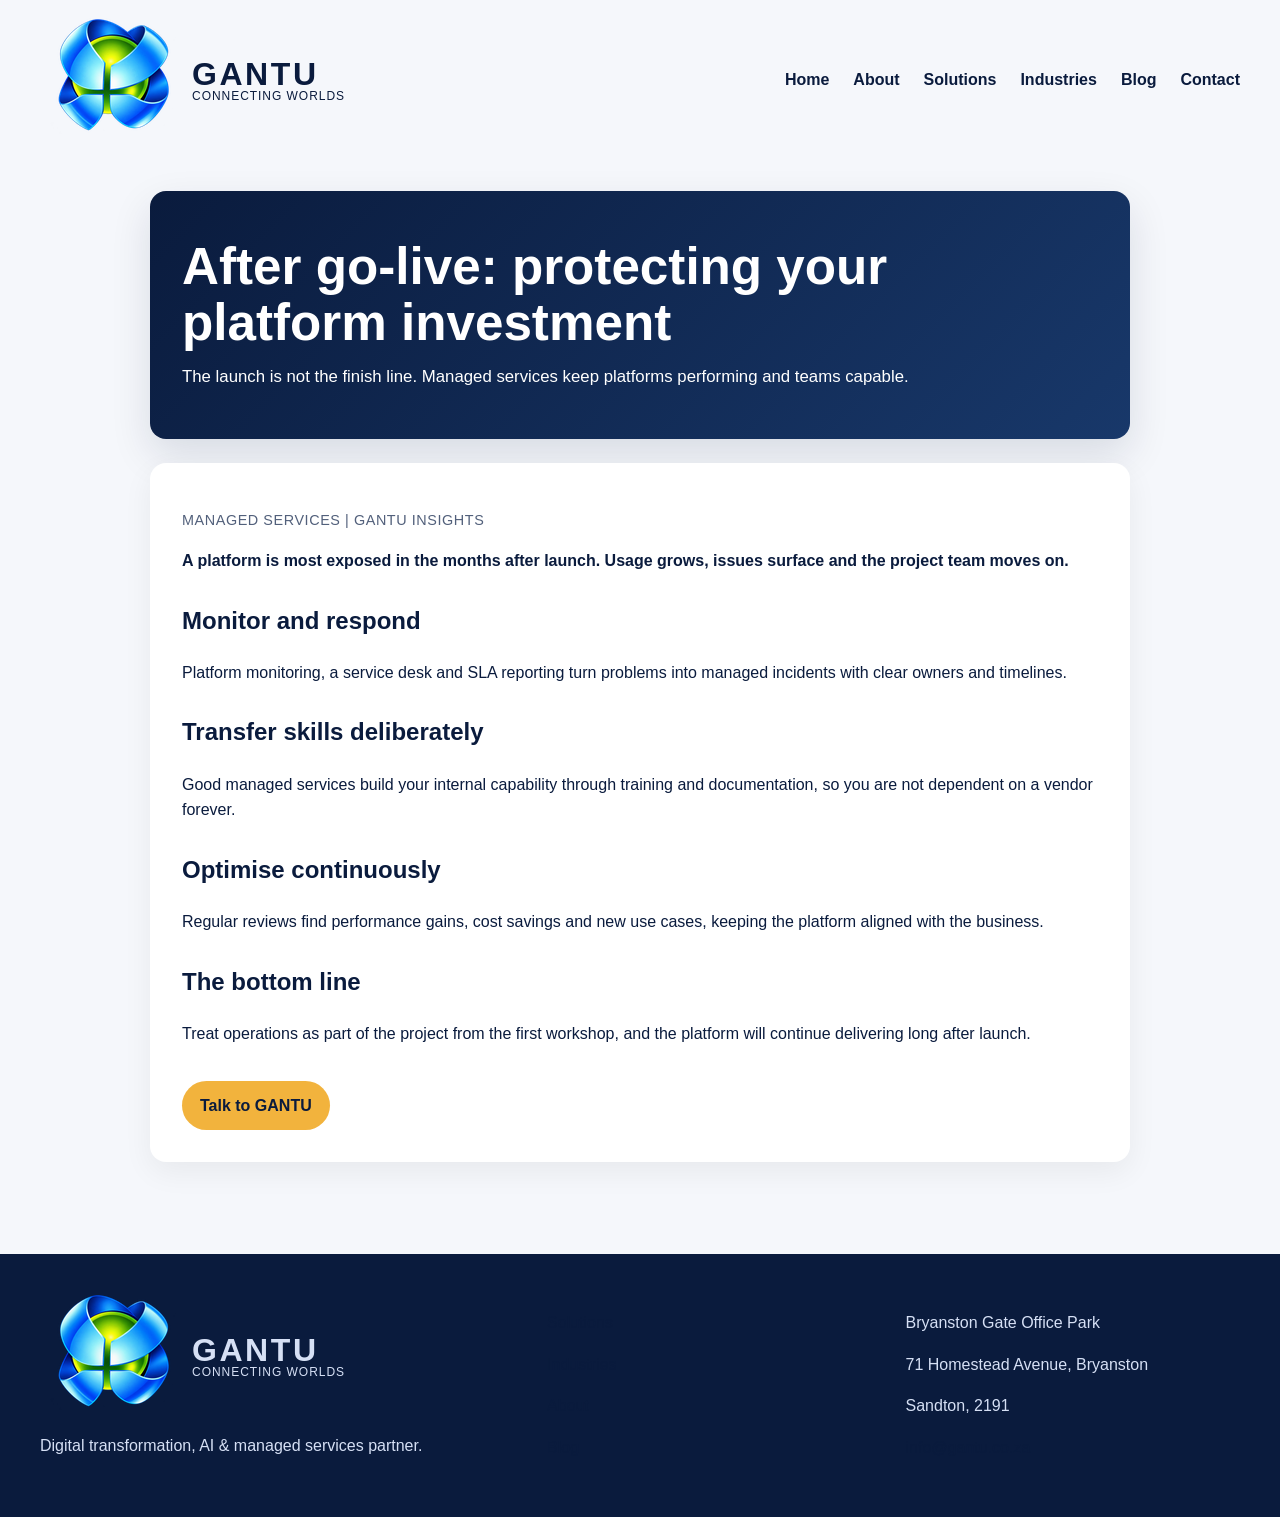
<file: managed-services-after-go-live.html>
<!DOCTYPE html>
<html lang="en-ZA">
<head>
  <meta charset="utf-8">
  <meta name="viewport" content="width=device-width,initial-scale=1">
  <title>After go-live: protecting your platform investment | GANTU</title>
  <meta name="description" content="The launch is not the finish line. Managed services keep platforms performing and teams capable.">
  <meta name="robots" content="index,follow,max-image-preview:large">
  <meta name="theme-color" content="#0A1B3D">
  <style>
    body { margin:0; font-family: Arial, sans-serif; background:#f5f7fb; color:#0a1b3d; line-height:1.6; }
    a { color:#0a1b3d; text-decoration:none; }
    .nav { max-width:1200px; margin:0 auto; display:flex; align-items:center; justify-content:space-between; padding:18px 20px; }
    .brand { display:flex; align-items:center; gap:12px; }
    .brand img { display:block; width:140px; height:123px; }
    .brand-text { display:flex; flex-direction:column; line-height:1; }
    .brand-text b { font-size:2rem; letter-spacing:.08em; }
    .brand-text small { font-size:.75rem; letter-spacing:.08em; text-transform:uppercase; }
    nav ul { list-style:none; display:flex; gap:24px; margin:0; padding:0; }
    nav a { font-weight:600; }
    main { max-width:980px; margin:32px auto; padding:0 20px 60px; }
    .hero { background:linear-gradient(135deg,#0a1b3d 0%,#18386a 100%); color:#fff; border-radius:16px; padding:48px 32px; box-shadow:0 16px 40px rgba(10,27,61,.12); }
    .hero h1 { margin:0 0 12px; font-size:clamp(2rem,4vw,3.2rem); line-height:1.1; }
    .hero p { margin:0; font-size:1.05rem; max-width:760px; }
    .article { background:#fff; border-radius:16px; padding:32px; margin-top:24px; box-shadow:0 10px 30px rgba(0,0,0,.06); }
    .meta { color:#52607b; font-size:.9rem; letter-spacing:.04em; text-transform:uppercase; }
    .article h2 { margin-top:28px; }
    .btn { display:inline-block; margin-top:18px; background:#f2b33d; color:#0a1b3d; font-weight:700; padding:12px 18px; border-radius:999px; }
    footer { background:#0a1b3d; color:#d6e0f5; padding:40px 20px; }
    .footer-inner { max-width:1200px; margin:0 auto; display:grid; grid-template-columns:1.3fr .9fr .9fr; gap:24px; }
    @media (max-width: 700px) { nav ul { flex-wrap:wrap; } .footer-inner { grid-template-columns:1fr; } .brand img { width:90px; height:79px; } }
  </style>
</head>
<body>
  <header>
    <div class="nav">
      <a href="index.html" class="brand">
        <img src="gantu-icon.png" alt="GANTU logo" width="140" height="123">
        <span class="brand-text"><b>GANTU</b><small>Connecting Worlds</small></span>
      </a>
      <nav aria-label="Main menu">
        <ul>
          <li><a href="index.html">Home</a></li>
          <li><a href="about.html">About</a></li>
          <li><a href="solutions.html">Solutions</a></li>
          <li><a href="industries.html">Industries</a></li>
          <li><a href="blog.html" aria-current="page">Blog</a></li>
          <li><a href="contact.html">Contact</a></li>
        </ul>
      </nav>
    </div>
  </header>

  <main>
    <section class="hero">
      <h1>After go-live: protecting your platform investment</h1>
      <p>The launch is not the finish line. Managed services keep platforms performing and teams capable.</p>
    </section>

    <article class="article">
      <p class="meta">Managed Services | GANTU Insights</p>
      <p><strong>A platform is most exposed in the months after launch. Usage grows, issues surface and the project team moves on.</strong></p>
      <h2>Monitor and respond</h2>
      <p>Platform monitoring, a service desk and SLA reporting turn problems into managed incidents with clear owners and timelines.</p>
      <h2>Transfer skills deliberately</h2>
      <p>Good managed services build your internal capability through training and documentation, so you are not dependent on a vendor forever.</p>
      <h2>Optimise continuously</h2>
      <p>Regular reviews find performance gains, cost savings and new use cases, keeping the platform aligned with the business.</p>
      <h2>The bottom line</h2>
      <p>Treat operations as part of the project from the first workshop, and the platform will continue delivering long after launch.</p>
      <a class="btn" href="contact.html">Talk to GANTU</a>
    </article>
  </main>

  <footer>
    <div class="footer-inner">
      <div>
        <div class="brand" style="margin-bottom:12px;">
          <img src="gantu-icon.png" alt="GANTU logo" width="90" height="79">
          <span class="brand-text"><b>GANTU</b><small>Connecting Worlds</small></span>
        </div>
        <p>Digital transformation, AI &amp; managed services partner.</p>
      </div>
      <div>
        <p><a href="solutions.html">Solutions</a></p>
        <p><a href="industries.html">Industries</a></p>
        <p><a href="about.html">About</a></p>
        <p><a href="blog.html">Blog</a></p>
      </div>
      <div>
        <p>Bryanston Gate Office Park</p>
        <p>71 Homestead Avenue, Bryanston</p>
        <p>Sandton, 2191</p>
        <p><a href="mailto:info@gantu.co.za">info@gantu.co.za</a></p>
      </div>
    </div>
  </footer>
</body>
</html>
</file>
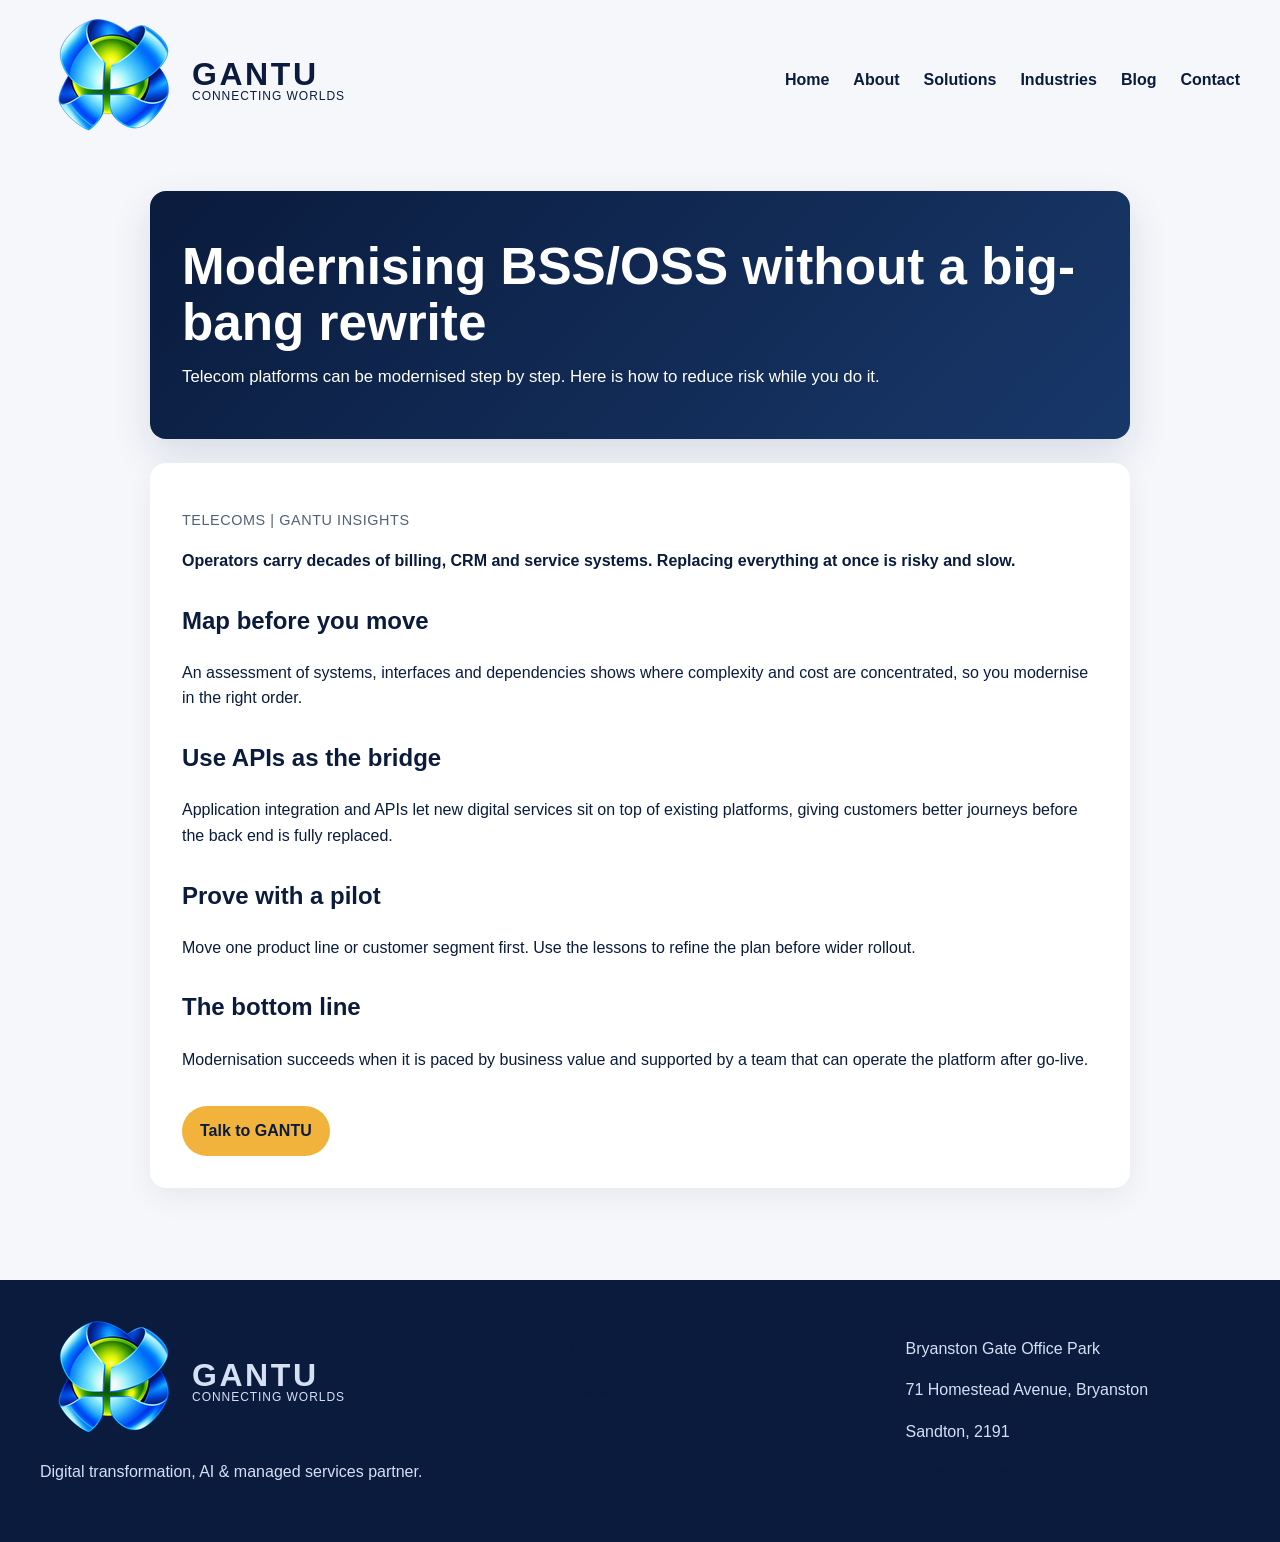
<file: modernising-bss-oss.html>
<!DOCTYPE html>
<html lang="en-ZA">
<head>
  <meta charset="utf-8">
  <meta name="viewport" content="width=device-width,initial-scale=1">
  <title>Modernising BSS/OSS without a big-bang rewrite | GANTU</title>
  <meta name="description" content="Telecom platforms can be modernised step by step. Here is how to reduce risk while you do it.">
  <meta name="robots" content="index,follow,max-image-preview:large">
  <meta name="theme-color" content="#0A1B3D">
  <style>
    body { margin:0; font-family: Arial, sans-serif; background:#f5f7fb; color:#0a1b3d; line-height:1.6; }
    a { color:#0a1b3d; text-decoration:none; }
    .nav { max-width:1200px; margin:0 auto; display:flex; align-items:center; justify-content:space-between; padding:18px 20px; }
    .brand { display:flex; align-items:center; gap:12px; }
    .brand img { display:block; width:140px; height:123px; }
    .brand-text { display:flex; flex-direction:column; line-height:1; }
    .brand-text b { font-size:2rem; letter-spacing:.08em; }
    .brand-text small { font-size:.75rem; letter-spacing:.08em; text-transform:uppercase; }
    nav ul { list-style:none; display:flex; gap:24px; margin:0; padding:0; }
    nav a { font-weight:600; }
    main { max-width:980px; margin:32px auto; padding:0 20px 60px; }
    .hero { background:linear-gradient(135deg,#0a1b3d 0%,#18386a 100%); color:#fff; border-radius:16px; padding:48px 32px; box-shadow:0 16px 40px rgba(10,27,61,.12); }
    .hero h1 { margin:0 0 12px; font-size:clamp(2rem,4vw,3.2rem); line-height:1.1; }
    .hero p { margin:0; font-size:1.05rem; max-width:760px; }
    .article { background:#fff; border-radius:16px; padding:32px; margin-top:24px; box-shadow:0 10px 30px rgba(0,0,0,.06); }
    .meta { color:#52607b; font-size:.9rem; letter-spacing:.04em; text-transform:uppercase; }
    .article h2 { margin-top:28px; }
    .btn { display:inline-block; margin-top:18px; background:#f2b33d; color:#0a1b3d; font-weight:700; padding:12px 18px; border-radius:999px; }
    footer { background:#0a1b3d; color:#d6e0f5; padding:40px 20px; }
    .footer-inner { max-width:1200px; margin:0 auto; display:grid; grid-template-columns:1.3fr .9fr .9fr; gap:24px; }
    @media (max-width: 700px) { nav ul { flex-wrap:wrap; } .footer-inner { grid-template-columns:1fr; } .brand img { width:90px; height:79px; } }
  </style>
</head>
<body>
  <header>
    <div class="nav">
      <a href="index.html" class="brand">
        <img src="gantu-icon.png" alt="GANTU logo" width="140" height="123">
        <span class="brand-text"><b>GANTU</b><small>Connecting Worlds</small></span>
      </a>
      <nav aria-label="Main menu">
        <ul>
          <li><a href="index.html">Home</a></li>
          <li><a href="about.html">About</a></li>
          <li><a href="solutions.html">Solutions</a></li>
          <li><a href="industries.html">Industries</a></li>
          <li><a href="blog.html" aria-current="page">Blog</a></li>
          <li><a href="contact.html">Contact</a></li>
        </ul>
      </nav>
    </div>
  </header>

  <main>
    <section class="hero">
      <h1>Modernising BSS/OSS without a big-bang rewrite</h1>
      <p>Telecom platforms can be modernised step by step. Here is how to reduce risk while you do it.</p>
    </section>

    <article class="article">
      <p class="meta">Telecoms | GANTU Insights</p>
      <p><strong>Operators carry decades of billing, CRM and service systems. Replacing everything at once is risky and slow.</strong></p>
      <h2>Map before you move</h2>
      <p>An assessment of systems, interfaces and dependencies shows where complexity and cost are concentrated, so you modernise in the right order.</p>
      <h2>Use APIs as the bridge</h2>
      <p>Application integration and APIs let new digital services sit on top of existing platforms, giving customers better journeys before the back end is fully replaced.</p>
      <h2>Prove with a pilot</h2>
      <p>Move one product line or customer segment first. Use the lessons to refine the plan before wider rollout.</p>
      <h2>The bottom line</h2>
      <p>Modernisation succeeds when it is paced by business value and supported by a team that can operate the platform after go-live.</p>
      <a class="btn" href="contact.html">Talk to GANTU</a>
    </article>
  </main>

  <footer>
    <div class="footer-inner">
      <div>
        <div class="brand" style="margin-bottom:12px;">
          <img src="gantu-icon.png" alt="GANTU logo" width="90" height="79">
          <span class="brand-text"><b>GANTU</b><small>Connecting Worlds</small></span>
        </div>
        <p>Digital transformation, AI &amp; managed services partner.</p>
      </div>
      <div>
        <p><a href="solutions.html">Solutions</a></p>
        <p><a href="industries.html">Industries</a></p>
        <p><a href="about.html">About</a></p>
        <p><a href="blog.html">Blog</a></p>
      </div>
      <div>
        <p>Bryanston Gate Office Park</p>
        <p>71 Homestead Avenue, Bryanston</p>
        <p>Sandton, 2191</p>
        <p><a href="mailto:info@gantu.co.za">info@gantu.co.za</a></p>
      </div>
    </div>
  </footer>
</body>
</html>
</file>
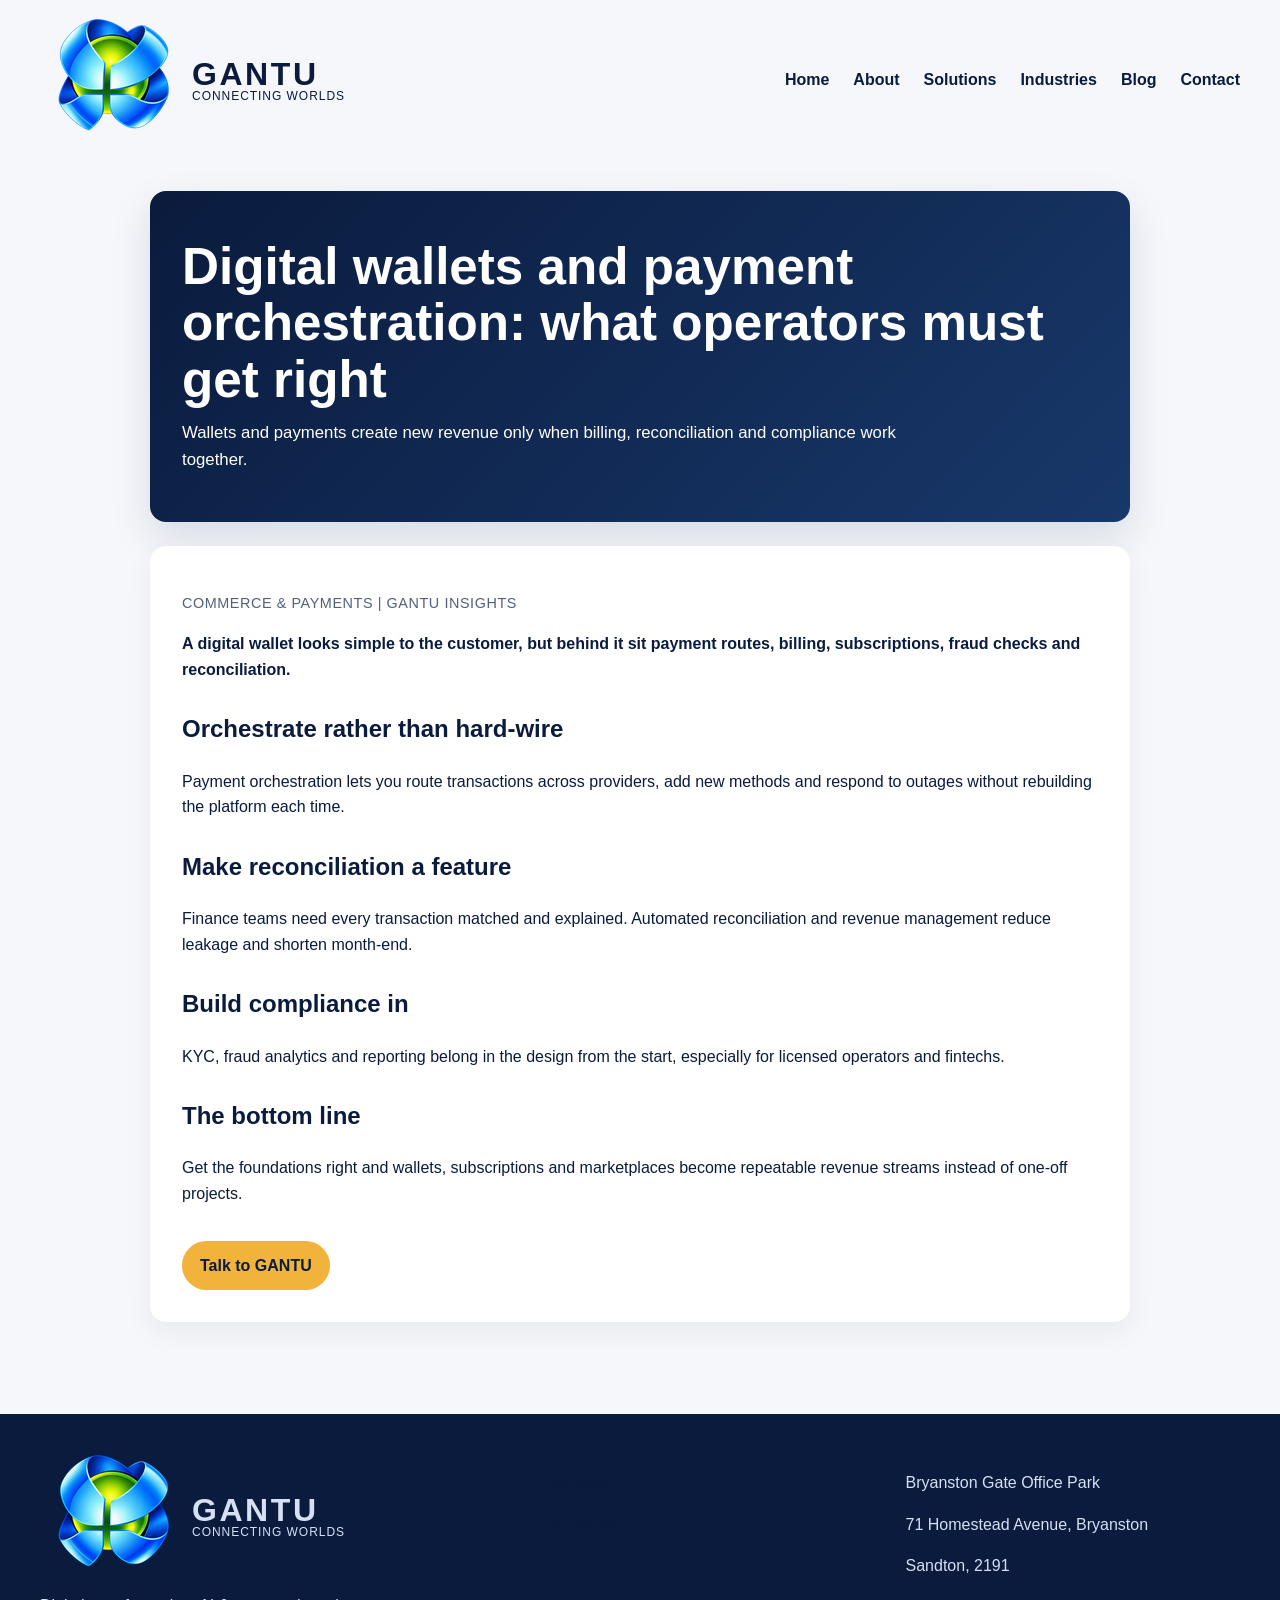
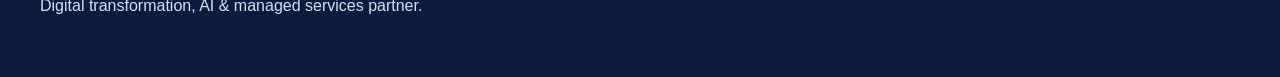
<file: payment-orchestration-wallets.html>
<!DOCTYPE html>
<html lang="en-ZA">
<head>
  <meta charset="utf-8">
  <meta name="viewport" content="width=device-width,initial-scale=1">
  <title>Digital wallets and payment orchestration: what operators must get right | GANTU</title>
  <meta name="description" content="Wallets and payments create new revenue only when billing, reconciliation and compliance work together.">
  <meta name="robots" content="index,follow,max-image-preview:large">
  <meta name="theme-color" content="#0A1B3D">
  <style>
    body { margin:0; font-family: Arial, sans-serif; background:#f5f7fb; color:#0a1b3d; line-height:1.6; }
    a { color:#0a1b3d; text-decoration:none; }
    .nav { max-width:1200px; margin:0 auto; display:flex; align-items:center; justify-content:space-between; padding:18px 20px; }
    .brand { display:flex; align-items:center; gap:12px; }
    .brand img { display:block; width:140px; height:123px; }
    .brand-text { display:flex; flex-direction:column; line-height:1; }
    .brand-text b { font-size:2rem; letter-spacing:.08em; }
    .brand-text small { font-size:.75rem; letter-spacing:.08em; text-transform:uppercase; }
    nav ul { list-style:none; display:flex; gap:24px; margin:0; padding:0; }
    nav a { font-weight:600; }
    main { max-width:980px; margin:32px auto; padding:0 20px 60px; }
    .hero { background:linear-gradient(135deg,#0a1b3d 0%,#18386a 100%); color:#fff; border-radius:16px; padding:48px 32px; box-shadow:0 16px 40px rgba(10,27,61,.12); }
    .hero h1 { margin:0 0 12px; font-size:clamp(2rem,4vw,3.2rem); line-height:1.1; }
    .hero p { margin:0; font-size:1.05rem; max-width:760px; }
    .article { background:#fff; border-radius:16px; padding:32px; margin-top:24px; box-shadow:0 10px 30px rgba(0,0,0,.06); }
    .meta { color:#52607b; font-size:.9rem; letter-spacing:.04em; text-transform:uppercase; }
    .article h2 { margin-top:28px; }
    .btn { display:inline-block; margin-top:18px; background:#f2b33d; color:#0a1b3d; font-weight:700; padding:12px 18px; border-radius:999px; }
    footer { background:#0a1b3d; color:#d6e0f5; padding:40px 20px; }
    .footer-inner { max-width:1200px; margin:0 auto; display:grid; grid-template-columns:1.3fr .9fr .9fr; gap:24px; }
    @media (max-width: 700px) { nav ul { flex-wrap:wrap; } .footer-inner { grid-template-columns:1fr; } .brand img { width:90px; height:79px; } }
  </style>
</head>
<body>
  <header>
    <div class="nav">
      <a href="index.html" class="brand">
        <img src="gantu-icon.png" alt="GANTU logo" width="140" height="123">
        <span class="brand-text"><b>GANTU</b><small>Connecting Worlds</small></span>
      </a>
      <nav aria-label="Main menu">
        <ul>
          <li><a href="index.html">Home</a></li>
          <li><a href="about.html">About</a></li>
          <li><a href="solutions.html">Solutions</a></li>
          <li><a href="industries.html">Industries</a></li>
          <li><a href="blog.html" aria-current="page">Blog</a></li>
          <li><a href="contact.html">Contact</a></li>
        </ul>
      </nav>
    </div>
  </header>

  <main>
    <section class="hero">
      <h1>Digital wallets and payment orchestration: what operators must get right</h1>
      <p>Wallets and payments create new revenue only when billing, reconciliation and compliance work together.</p>
    </section>

    <article class="article">
      <p class="meta">Commerce &amp; Payments | GANTU Insights</p>
      <p><strong>A digital wallet looks simple to the customer, but behind it sit payment routes, billing, subscriptions, fraud checks and reconciliation.</strong></p>
      <h2>Orchestrate rather than hard-wire</h2>
      <p>Payment orchestration lets you route transactions across providers, add new methods and respond to outages without rebuilding the platform each time.</p>
      <h2>Make reconciliation a feature</h2>
      <p>Finance teams need every transaction matched and explained. Automated reconciliation and revenue management reduce leakage and shorten month-end.</p>
      <h2>Build compliance in</h2>
      <p>KYC, fraud analytics and reporting belong in the design from the start, especially for licensed operators and fintechs.</p>
      <h2>The bottom line</h2>
      <p>Get the foundations right and wallets, subscriptions and marketplaces become repeatable revenue streams instead of one-off projects.</p>
      <a class="btn" href="contact.html">Talk to GANTU</a>
    </article>
  </main>

  <footer>
    <div class="footer-inner">
      <div>
        <div class="brand" style="margin-bottom:12px;">
          <img src="gantu-icon.png" alt="GANTU logo" width="90" height="79">
          <span class="brand-text"><b>GANTU</b><small>Connecting Worlds</small></span>
        </div>
        <p>Digital transformation, AI &amp; managed services partner.</p>
      </div>
      <div>
        <p><a href="solutions.html">Solutions</a></p>
        <p><a href="industries.html">Industries</a></p>
        <p><a href="about.html">About</a></p>
        <p><a href="blog.html">Blog</a></p>
      </div>
      <div>
        <p>Bryanston Gate Office Park</p>
        <p>71 Homestead Avenue, Bryanston</p>
        <p>Sandton, 2191</p>
        <p><a href="mailto:info@gantu.co.za">info@gantu.co.za</a></p>
      </div>
    </div>
  </footer>
</body>
</html>
</file>
<file: style.css>
:root{--navy:#0A1B3D;--navy2:#12295A;--blue:#2E75B6;--sky:#EAF3FB;--gold:#E9B63A;--ink:#1B2433;--mut:#566175}
*{box-sizing:border-box;margin:0}
html{scroll-behavior:smooth}
body{font:400 17px/1.65 Roboto,sans-serif;color:var(--ink);background:#fff}
img{max-width:100%;height:auto}a{color:var(--blue)}
:focus-visible{outline:3px solid var(--gold);outline-offset:3px}
.w{max-width:1120px;margin:auto;padding:0 24px}
h1,h2,h3{line-height:1.15;color:var(--navy)}
h1{font-size:clamp(2.3rem,5.2vw,4rem);font-weight:900;letter-spacing:-.02em}
h2{font-size:clamp(1.7rem,3.2vw,2.5rem);font-weight:700;margin-bottom:16px}
h3{font-size:1.2rem;font-weight:700}
p{max-width:68ch}
header{background:var(--navy);position:sticky;top:0;z-index:9;border-bottom:3px solid var(--gold)}
.nav{display:flex;align-items:center;justify-content:space-between;min-height:76px}
.nav ul{display:flex;gap:28px;list-style:none;padding:0;align-items:center}
.nav a{color:#fff;text-decoration:none;font-weight:500}
.nav a[aria-current]{color:var(--gold)}
.btn{display:inline-block;background:var(--gold);color:var(--navy)!important;font-weight:700;padding:14px 28px;border-radius:999px;text-decoration:none;transition:transform .2s}
.btn:hover{transform:translateY(-2px)}
.btn.o{background:none;color:#fff!important;border:2px solid #fff}
#m,.bg{display:none}
.hero{background:var(--navy);color:#fff;position:relative;overflow:hidden;padding:110px 0 120px}
.hero h1{color:#fff;max-width:14ch}
.hero p{color:#cfdcf2;font-size:1.2rem;margin:24px 0 36px}
.hero .w{position:relative;z-index:1}
.hero::after{content:"";position:absolute;right:-200px;top:50%;width:820px;height:820px;margin-top:-410px;border-radius:50%;background:radial-gradient(circle,rgba(46,117,182,.6),transparent 58%),repeating-radial-gradient(circle,transparent 0 30px,rgba(233,182,58,.45) 31px 32px);animation:ring 1.8s ease-out both}
@keyframes ring{from{transform:scale(.55);opacity:0}to{transform:none;opacity:1}}
.hero.sm{padding:72px 0}.hero.sm h1{font-size:clamp(2rem,4vw,3rem);max-width:22ch}
.band{background:var(--navy2);color:#fff;padding:22px 0}
.band ul{display:flex;flex-wrap:wrap;gap:10px 34px;list-style:none;padding:0;font-weight:700;font-size:1.05rem}
.band li::before{content:"";display:inline-block;width:10px;height:10px;background:var(--gold);border-radius:50%;margin-right:10px}
.s{padding:88px 0}.alt{background:var(--sky)}
.lead{color:var(--mut);margin-bottom:40px}
.row{display:grid;grid-template-columns:1.1fr 2fr 1.3fr;gap:32px;padding:30px 0 30px 22px;border-top:1px solid #c9d8ea;border-left:5px solid var(--gold);margin-top:-1px}
.row p{color:var(--mut)}.row b{color:var(--blue)}
.grid{display:grid;grid-template-columns:repeat(auto-fit,minmax(300px,1fr));gap:24px}
.t{background:#fff;border-left:5px solid var(--blue);padding:26px;border-radius:0 14px 14px 0}
.t:nth-child(even){border-left-color:var(--gold)}
.t h3{margin-bottom:8px}.t p{color:var(--mut);font-size:.98rem}
.steps{display:grid;grid-template-columns:repeat(5,1fr);gap:18px;list-style:none;padding:0;counter-reset:n}
.steps li{counter-increment:n;border-top:4px solid var(--gold);padding-top:16px;font-weight:700;color:var(--navy)}
.steps li::before{content:counter(n);display:block;font-size:2.4rem;font-weight:900;color:var(--blue)}
.steps span{display:block;font-weight:400;color:var(--mut);font-size:.95rem}
.cta{background:var(--navy);color:#fff;text-align:center;padding:84px 0}
.cta h2{color:#fff}.cta p{margin:0 auto 30px;color:#cfdcf2}
.logos{display:flex;flex-wrap:wrap;gap:12px 30px;list-style:none;padding:0;color:var(--mut);font-weight:700}
.two{display:grid;grid-template-columns:1fr 1fr;gap:56px}
form{display:grid;gap:16px}label{font-weight:500;display:grid;gap:6px}
input,select,textarea{font:inherit;padding:13px;border:1px solid #b9c7da;border-radius:8px;width:100%}
footer{background:#071330;color:#b8c6e0;padding:56px 0 28px;font-size:.95rem}
footer .w{display:grid;grid-template-columns:2fr 1fr 1fr;gap:32px}
footer a{color:#fff}footer small{grid-column:1/-1;border-top:1px solid #1c3166;padding-top:20px}
@media(max-width:860px){
.bg{display:block;color:#fff;font-size:1.8rem;cursor:pointer}
.nav ul{display:none;position:absolute;top:76px;left:0;right:0;background:var(--navy);flex-direction:column;padding:20px 24px 28px;gap:18px;align-items:flex-start}
#m:checked~ul{display:flex}
.row,.two,footer .w{grid-template-columns:1fr}.steps{grid-template-columns:1fr 1fr}
.hero::after{opacity:.35;right:-420px}.hero{padding:72px 0 80px}.s{padding:60px 0}}
@media(prefers-reduced-motion:reduce){.hero::after{animation:none}html{scroll-behavior:auto}}
.nav ul{gap:22px}
.hero.big{background:linear-gradient(135deg,#071330,#0A1B3D 55%,#12408a);min-height:660px;display:flex;align-items:center}
.hero.big h1{font-size:clamp(2.2rem,4.8vw,3.9rem);max-width:19ch}
.hero.big::after{right:-160px;width:900px;height:900px;margin-top:-450px}
.chips{display:flex;flex-wrap:wrap;gap:10px;margin-top:44px}
.chips a{border:1px solid rgba(255,255,255,.35);color:#fff;border-radius:999px;padding:8px 18px;text-decoration:none;font-size:.95rem;transition:background .2s}
.chips a:hover{background:var(--gold);color:var(--navy);border-color:var(--gold)}
.orbit{max-width:440px;width:100%;margin:auto;display:block}
.posts{display:grid;grid-template-columns:repeat(auto-fit,minmax(310px,1fr));gap:28px}
.pc{background:#fff;border-radius:16px;overflow:hidden;box-shadow:0 12px 32px rgba(10,27,61,.13);display:flex;flex-direction:column}
.pc img{display:block;width:100%;aspect-ratio:16/9;object-fit:cover}
.pc div{padding:22px 24px 26px}.pc small{color:var(--blue);font-weight:700}
.pc h3{margin:6px 0 10px}.pc h3 a{color:var(--navy);text-decoration:none}.pc p{color:var(--mut);font-size:.97rem}
.art{max-width:760px;margin:auto}.art img{width:100%;border-radius:16px;margin:0 0 36px}
.art h2{font-size:1.6rem;margin:36px 0 10px}.art p{margin-bottom:16px;max-width:none}
.meta{color:var(--mut);font-size:.95rem;margin-bottom:24px}
@media(max-width:860px){.hero.big{min-height:0}}
.hero.big h1{font-size:clamp(1.6rem,3.7vw,3.1rem);font-weight:700;letter-spacing:-.015em;line-height:1.18;max-width:none;text-wrap:balance}
.hero.big p{max-width:62ch}
.hero.big::after{right:-300px}
@media(max-width:600px){.hero.big h1{font-size:6.2vw}.hero.big p{font-size:1.05rem}}
.hero.big::after{background:radial-gradient(circle,#F7931E 0,#F7931E 3.5%,rgba(247,147,30,.55) 7%,transparent 26%),radial-gradient(circle,rgba(46,117,182,.5),transparent 58%),repeating-radial-gradient(circle,transparent 0 30px,rgba(233,182,58,.45) 31px 32px)}
.net{position:absolute;right:-300px;top:50%;width:900px;height:900px;margin-top:-450px;pointer-events:none}
.net i{position:absolute;border-radius:50%}
.net i:nth-child(1){inset:22%;border:2px dashed rgba(233,182,58,.8);animation:spin 28s linear infinite}
.net i:nth-child(2){inset:37%;border:2px dotted rgba(255,255,255,.75);animation:spin 18s linear infinite reverse}
.net i::before,.net i::after{content:"";position:absolute;left:50%;width:14px;height:14px;margin-left:-7px;border-radius:50%;background:#F7931E;box-shadow:0 0 14px 4px rgba(247,147,30,.7)}
.net i::before{top:-8px}.net i::after{bottom:-8px}
.net::before{content:"";position:absolute;left:50%;top:50%;width:110px;height:110px;margin:-55px 0 0 -55px;border:2px solid #F7931E;border-radius:50%;animation:pulse 3.6s ease-out infinite}
@keyframes spin{to{transform:rotate(360deg)}}
@keyframes pulse{from{transform:scale(.4);opacity:.8}to{transform:scale(7);opacity:0}}
@media(max-width:860px){.net{opacity:.5}}
@media(prefers-reduced-motion:reduce){.net i,.net::before{animation:none}}
.hero.big::after{background:radial-gradient(circle,#FFD21F 0,#FFD21F 3.5%,rgba(255,210,31,.5) 7%,transparent 26%),radial-gradient(circle,rgba(46,117,182,.5),transparent 58%),repeating-radial-gradient(circle,transparent 0 30px,rgba(142,197,255,.55) 31px 32px)}
.net i:nth-child(1){border-color:#FFD21F}
.net i:nth-child(2){border-color:#8EC5FF}
.net i::before,.net i::after{background:#FFD21F;box-shadow:0 0 14px 4px rgba(255,210,31,.7)}
.net::before{border-color:#FFD21F}
.hero.big::after{background:radial-gradient(circle,transparent 0 30px,#FFD21F 31px 34px,transparent 35px),radial-gradient(circle,rgba(46,117,182,.5),transparent 58%),repeating-radial-gradient(circle,transparent 0 30px,rgba(142,197,255,.55) 31px 32px)}
.net i:nth-child(1){border-color:#8EC5FF}
.net i::before,.net i::after{background:#8EC5FF;box-shadow:0 0 14px 4px rgba(142,197,255,.7)}
.net::before{border-color:#8EC5FF}
.hero.big::after{background:radial-gradient(circle,#FFD21F 0 34px,transparent 35px),radial-gradient(circle,rgba(46,117,182,.5),transparent 58%),repeating-radial-gradient(circle,transparent 0 30px,rgba(142,197,255,.55) 31px 32px)}
.hero.big::after{background:radial-gradient(circle,#FFD21F 0 34px,transparent 35px 60px,#FFD21F 61px 64px,transparent 65px),radial-gradient(circle,rgba(46,117,182,.5),transparent 58%),repeating-radial-gradient(circle,transparent 0 30px,rgba(142,197,255,.55) 31px 32px)}
header{border-bottom:0}
.hero.big,.hero.sm{background:linear-gradient(135deg,#123F84,#1B5BB0 55%,#2E75B6)}
.hero p{color:#e6f0fb}
.hero.big,.hero.sm{background:linear-gradient(135deg,#0E2F6B 0%,#133F86 50%,#1B5BB0 100%)}
.hero.big,.hero.sm{background:linear-gradient(135deg,#0B2558 0%,#0F3274 50%,#164C9A 100%)}
.brand{display:flex;align-items:center;gap:8px}
.brand img:first-child{height:38px;width:auto}
.wm{display:inline-flex;flex-direction:column;line-height:1;color:#fff;text-decoration:none}
.wm b{font-size:34px;font-weight:300;letter-spacing:.12em}
.wm small{font-size:8.5px;font-weight:500;letter-spacing:.24em;text-transform:uppercase;color:#4DA6FF;margin-top:3px}
.brand img:first-child{height:42px}
.nav ul a{position:relative;display:inline-block;padding:10px 4px;transition:color .25s,transform .25s}
.nav ul a::after{content:"";position:absolute;left:50%;bottom:2px;width:0;height:3px;border-radius:3px;background:linear-gradient(90deg,#4DA6FF,#FFD21F);transition:width .3s ease,left .3s ease}
.nav ul a:hover,.nav ul a:focus-visible{color:#FFD21F;transform:translateY(-2px)}
.nav ul a:hover::after,.nav ul a:focus-visible::after,.nav ul a[aria-current]::after{width:100%;left:0}
.brand{transition:opacity .25s}.brand:hover{opacity:.85}
@media(prefers-reduced-motion:reduce){.nav ul a,.nav ul a::after{transition:none}.nav ul a:hover{transform:none}}
.hero.big::after{background:radial-gradient(circle,#FFD21F 0 34px,transparent 35px 61px,#FFD21F 62px 65px,transparent 66px),radial-gradient(circle,rgba(46,117,182,.5),transparent 58%)}
.net u{position:absolute;left:50%;top:50%;width:var(--d);height:var(--d);margin:calc(var(--d)/-2) 0 0 calc(var(--d)/-2);border:1px solid rgba(142,197,255,.55);border-radius:50%;animation:ring 1.8s ease-out both}
.net u.d{border:2px dashed rgba(225,240,255,.9)}
.net i:nth-child(1){inset:20.9%}.net i:nth-child(2){inset:36.9%}
@media(prefers-reduced-motion:reduce){.net u{animation:none}}
.clients{display:grid;grid-template-columns:repeat(6,1fr);gap:28px 20px;list-style:none;padding:0;margin-top:28px;align-items:center;justify-items:center}
.clients img{height:60px;width:auto;max-width:150px;object-fit:contain;display:block}
@media(max-width:860px){.clients{grid-template-columns:repeat(4,1fr)}}
@media(max-width:520px){.clients{grid-template-columns:repeat(3,1fr)}.clients img{height:48px;max-width:96px}}
.hero.ab::after{display:none}
.hero.ab .w{display:grid;grid-template-columns:1.2fr 1fr;align-items:center;gap:32px}
.iso{width:100%;max-width:400px;justify-self:end;height:auto;animation:fl 7s ease-in-out infinite}
.iso .flow{animation:fw 1.6s linear infinite}
@keyframes fw{to{stroke-dashoffset:-16}}
@keyframes fl{50%{transform:translateY(-8px)}}
@media(max-width:860px){.hero.ab .w{grid-template-columns:1fr}.iso{max-width:260px;justify-self:center}}
@media(prefers-reduced-motion:reduce){.iso,.iso .flow{animation:none}}
.iso .pr{animation:pr 3.4s ease-in-out infinite;transform-box:fill-box;transform-origin:center}
@keyframes pr{50%{transform:scale(1.12);opacity:.35}}
@media(prefers-reduced-motion:reduce){.iso .pr{animation:none}}
.iso .pin{animation:pn 2.6s ease-in-out infinite}
@keyframes pn{50%{transform:translateY(-10px)}}
@media(prefers-reduced-motion:reduce){.iso .pin{animation:none}}
.iso.s{height:310px;width:auto;max-width:100%}
@media(max-width:860px){.iso.s{height:auto;width:100%;max-width:240px}}
.iso.s{height:390px;margin:-40px 0}
@media(max-width:860px){.iso.s{height:auto;width:100%;max-width:240px;margin:0}}
.hero.sm{background:radial-gradient(circle at 78% 50%,rgba(90,175,255,.45),transparent 52%),linear-gradient(110deg,#0A1B3D 0%,#0F3274 38%,#1B5BB0 72%,#3E8FD6 100%)}
.hero.sm{background:linear-gradient(90deg,#0A1F4D 0%,#0D2B66 30%,#17458F 50%,#0D2B66 70%,#0A1F4D 100%)}
.hero.ab::after{display:block;content:"";position:absolute;width:760px;height:760px;top:50%;margin-top:-380px;right:calc((100% - 1072px)/2 - 151px);border-radius:50%;background:repeating-radial-gradient(circle,transparent 0 59px,rgba(142,197,255,.2) 60px 61px);-webkit-mask-image:radial-gradient(circle,#000 35%,transparent 70%);mask-image:radial-gradient(circle,#000 35%,transparent 70%);animation:none}
.hero.ab::before{content:"";position:absolute;width:520px;height:520px;top:50%;margin-top:-260px;right:calc((100% - 1072px)/2 - 31px);border-radius:50%;border:2px dashed rgba(142,197,255,.22);animation:spin 70s linear infinite}
@media(max-width:860px){.hero.ab::after{right:calc(50% - 380px)}.hero.ab::before{right:calc(50% - 260px)}}
@media(prefers-reduced-motion:reduce){.hero.ab::before{animation:none}}
</file>
